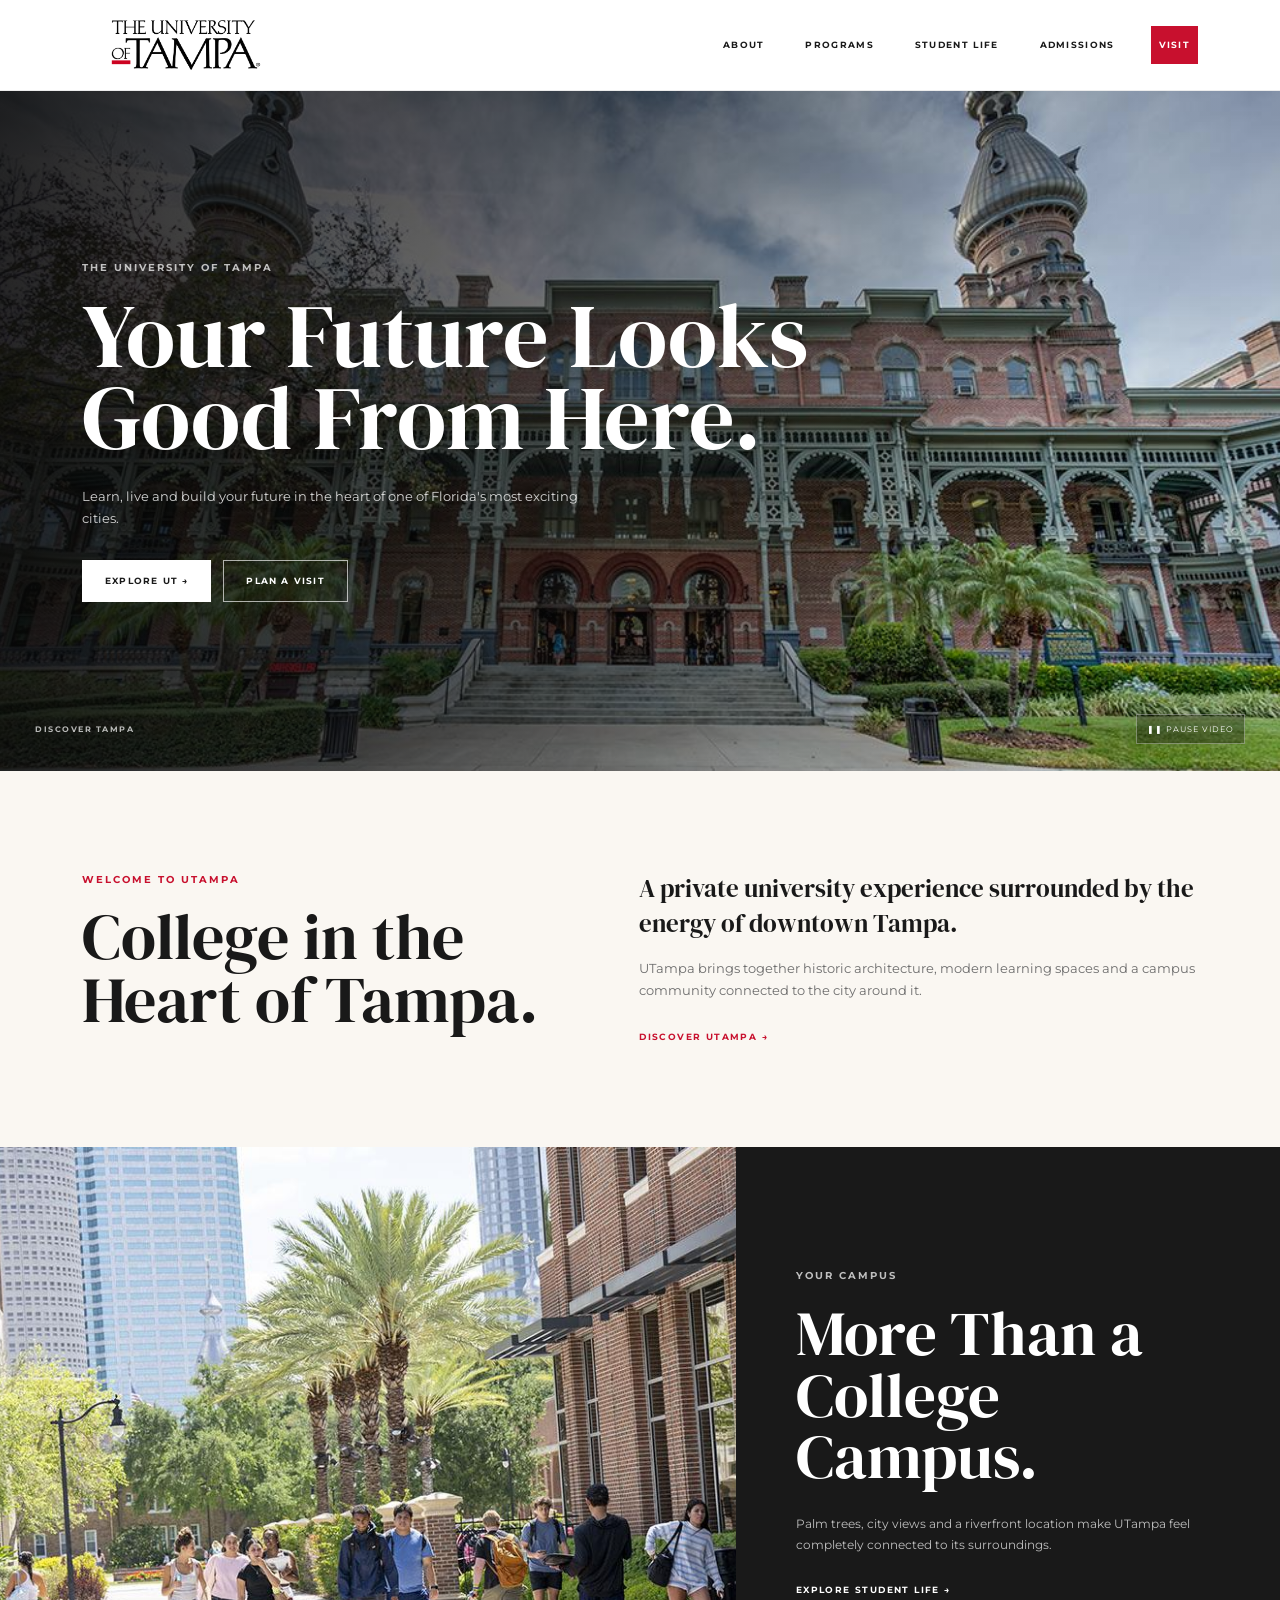
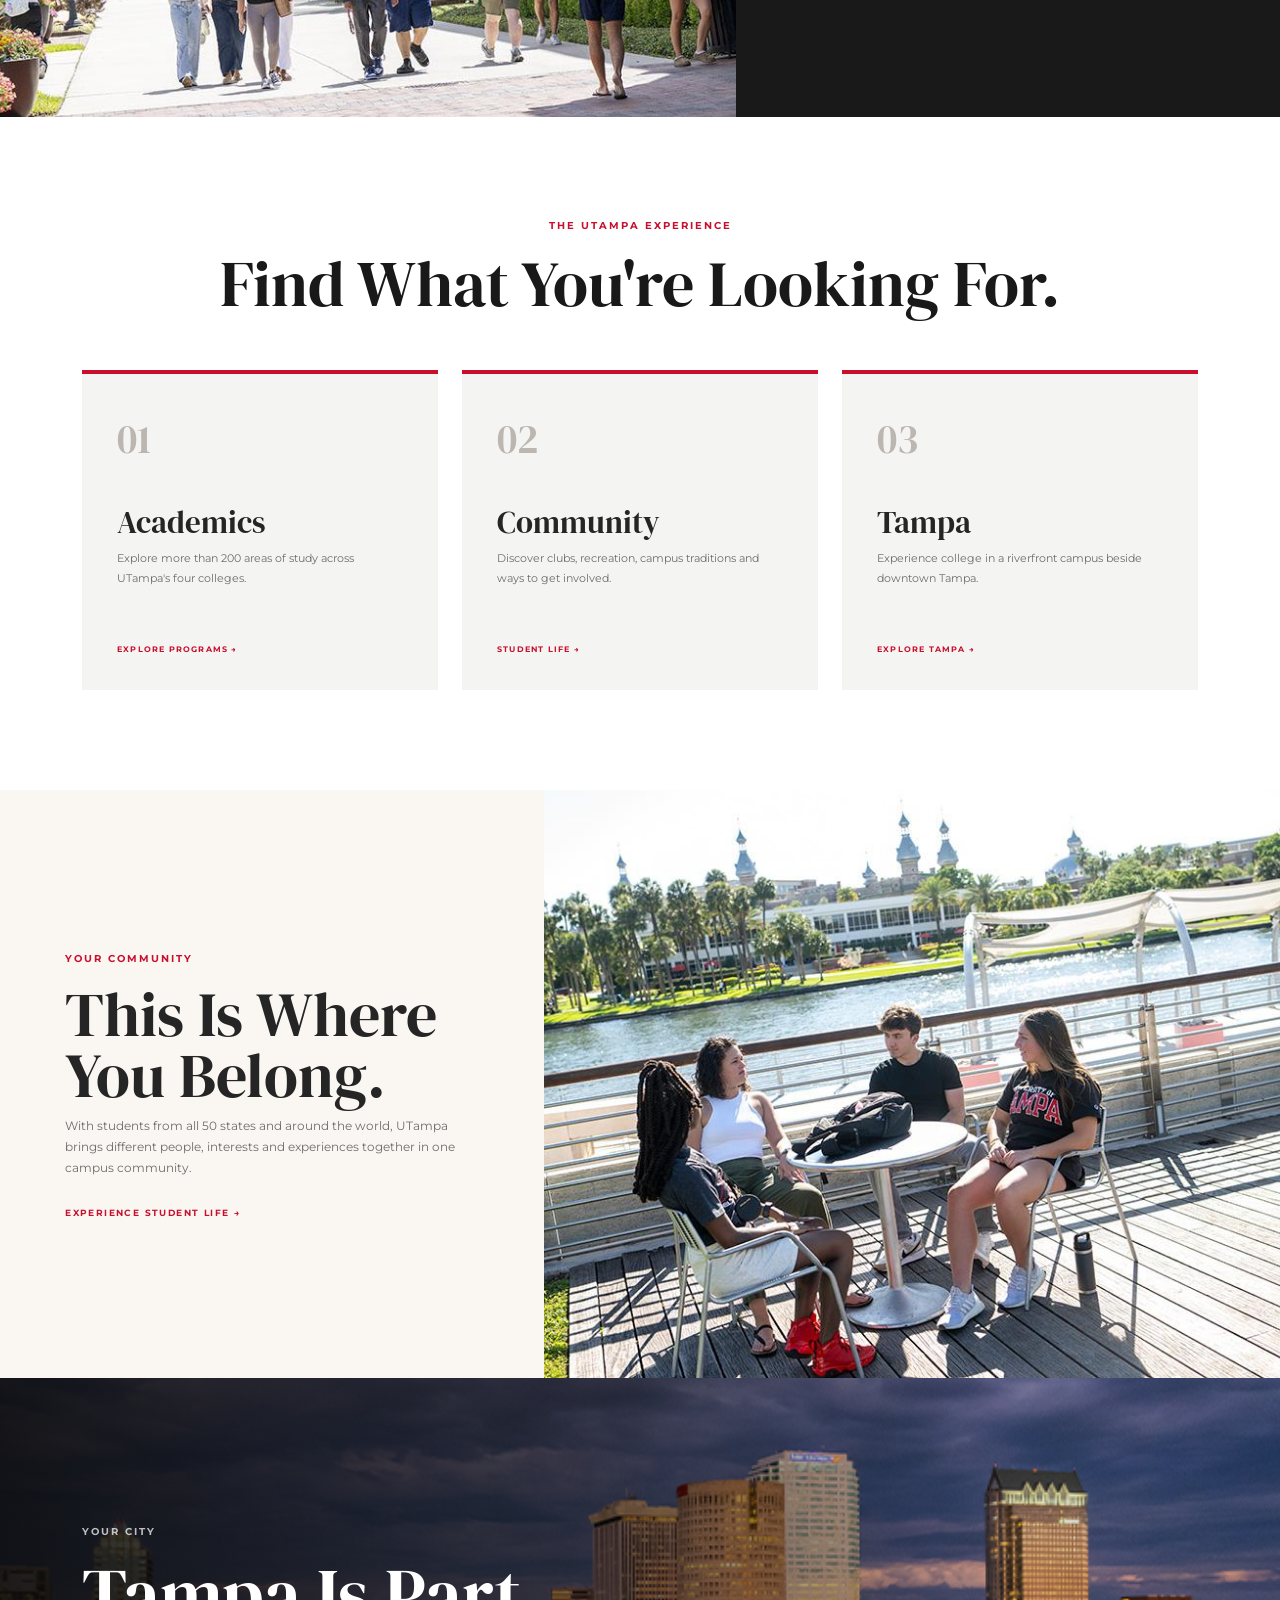
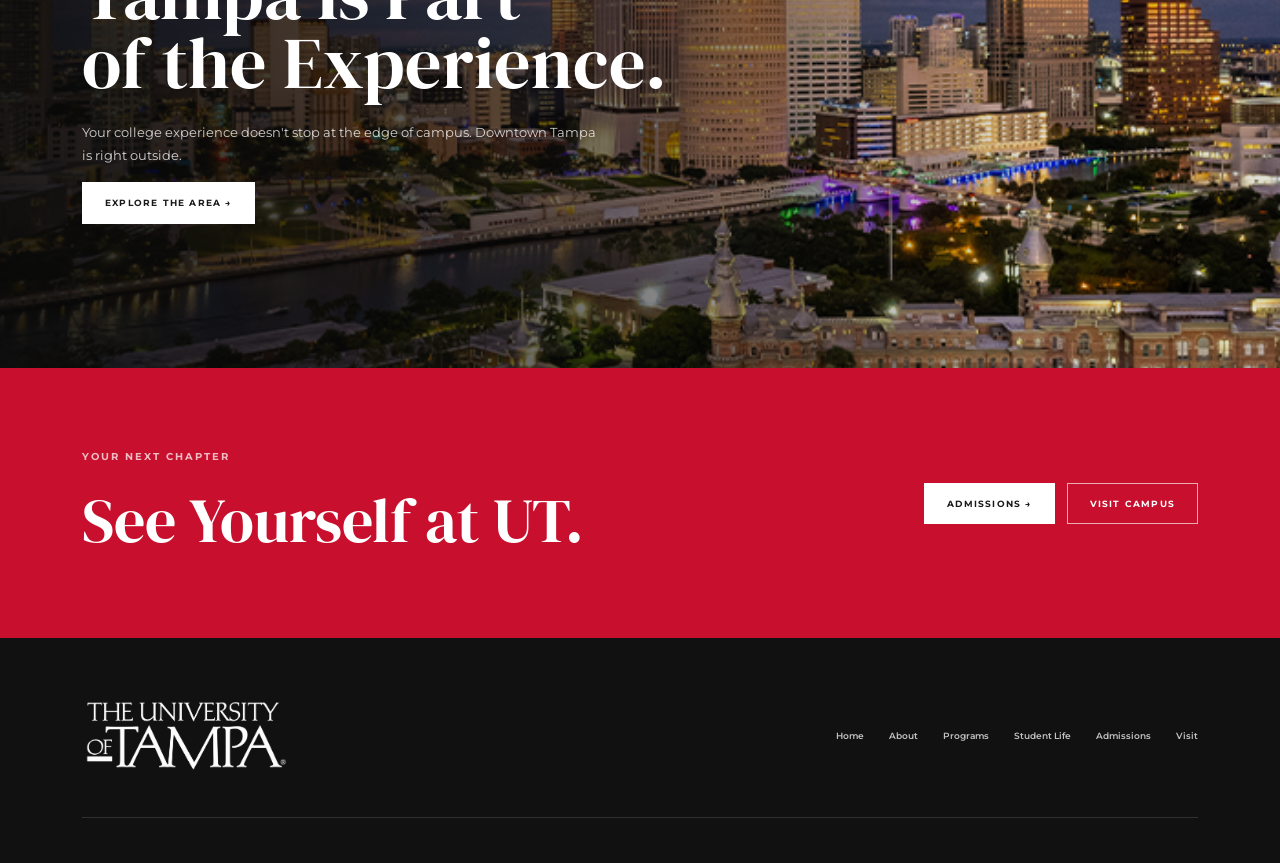
<file: index.html>
<!doctype html>
<html lang="en">

<head>
    <meta charset="utf-8">
    <meta name="viewport" content="width=device-width, initial-scale=1">

    <title>The University of Tampa | Find Your Future</title>

    <link rel="preconnect" href="https://fonts.googleapis.com">
    <link rel="preconnect" href="https://fonts.gstatic.com" crossorigin>

    <link
        href="https://fonts.googleapis.com/css2?family=DM+Serif+Display&family=Montserrat:wght@400;500;600;700&display=swap"
        rel="stylesheet">

    <link
        href="https://cdn.jsdelivr.net/npm/bootstrap@5.3.8/dist/css/bootstrap.min.css"
        rel="stylesheet">

    <link rel="stylesheet" href="style.css">
</head>

<body>

    <!-- NAV -->
    <nav class="navbar navbar-expand-lg ut-navbar">
        <div class="container">

            <a class="navbar-brand" href="index.html">
                <img src="ut-logo.png"
                     alt="The University of Tampa"
                     class="ut-logo">
            </a>

            <button class="navbar-toggler"
                    type="button"
                    data-bs-toggle="collapse"
                    data-bs-target="#mainNav"
                    aria-controls="mainNav"
                    aria-expanded="false"
                    aria-label="Toggle navigation">
                <span class="navbar-toggler-icon"></span>
            </button>

            <div class="collapse navbar-collapse" id="mainNav">

                <ul class="navbar-nav ms-auto align-items-lg-center">

                    <li class="nav-item">
                        <a class="nav-link" href="about.html">ABOUT</a>
                    </li>

                    <li class="nav-item">
                        <a class="nav-link" href="programs.html">PROGRAMS</a>
                    </li>

                    <li class="nav-item">
                        <a class="nav-link" href="student-life.html">STUDENT LIFE</a>
                    </li>

                    <li class="nav-item">
                        <a class="nav-link" href="admissions.html">ADMISSIONS</a>
                    </li>

                    <li class="nav-item">
                        <a class="nav-link visit-nav" href="visit.html">VISIT</a>
                    </li>

                </ul>
            </div>
        </div>
    </nav>


    <main>

        <!-- VIDEO HERO -->
        <section class="home-hero">

            <video class="hero-video"
                   id="heroVideo"
                   autoplay
                   muted
                   loop
                   playsinline
                   poster="tampa-hero.jpg">

                <source src="ut-hero.mp4" type="video/mp4">

            </video>

            <div class="hero-overlay"></div>

            <div class="container hero-content">

                <p class="eyebrow light-eyebrow">
                    THE UNIVERSITY OF TAMPA
                </p>

                <h1>
                    Your Future Looks
                    <br>
                    Good From Here.
                </h1>

                <p class="hero-description">
                    Learn, live and build your future in the heart
                    of one of Florida's most exciting cities.
                </p>

                <div class="hero-actions">

                    <a href="programs.html" class="btn button-light">
                        EXPLORE UT →
                    </a>

                    <a href="visit.html" class="btn button-outline-light">
                        PLAN A VISIT
                    </a>

                </div>
            </div>

            <div class="hero-bottom">

                <span>DISCOVER TAMPA</span>

                <button id="videoControl"
                        class="video-control"
                        type="button"
                        aria-label="Pause background video">

                    <span id="videoIcon">❚❚</span>
                    <span id="videoControlText">PAUSE VIDEO</span>

                </button>

            </div>

        </section>


        <!-- INTRO -->
        <section class="section cream-section">

            <div class="container">

                <div class="two-column reveal">

                    <div>
                        <p class="eyebrow">WELCOME TO UTAMPA</p>

                        <h2 class="section-title">
                            College in the
                            <br>
                            Heart of Tampa.
                        </h2>
                    </div>

                    <div class="large-copy-block">

                        <p class="large-copy">
                            A private university experience surrounded
                            by the energy of downtown Tampa.
                        </p>

                        <p>
                            UTampa brings together historic architecture,
                            modern learning spaces and a campus community
                            connected to the city around it.
                        </p>

                        <a href="about.html" class="text-link">
                            DISCOVER UTAMPA →
                        </a>

                    </div>

                </div>
            </div>
        </section>


        <!-- STUDENT CAMPUS -->
        <section class="split-feature">

            <div class="split-image">
                <img src="students-campus.jpg"
                     alt="Students walking through the University of Tampa campus">
            </div>

            <div class="split-copy dark-copy">

                <p class="eyebrow light-eyebrow">YOUR CAMPUS</p>

                <h2>
                    More Than a
                    <br>
                    College Campus.
                </h2>

                <p>
                    Palm trees, city views and a riverfront location
                    make UTampa feel completely connected to its
                    surroundings.
                </p>

                <a href="student-life.html" class="text-link text-link-light">
                    EXPLORE STUDENT LIFE →
                </a>

            </div>

        </section>


        <!-- EXPERIENCE -->
        <section class="section">

            <div class="container">

                <div class="center-heading reveal">

                    <p class="eyebrow">THE UTAMPA EXPERIENCE</p>

                    <h2 class="section-title">
                        Find What You're Looking For.
                    </h2>

                </div>


                <div class="row g-4 home-card-row">

                    <div class="col-md-4">
                        <article class="home-card reveal">
                            <span>01</span>
                            <h3>Academics</h3>
                            <p>
                                Explore more than 200 areas of study
                                across UTampa's four colleges.
                            </p>
                            <a href="programs.html">EXPLORE PROGRAMS →</a>
                        </article>
                    </div>

                    <div class="col-md-4">
                        <article class="home-card reveal">
                            <span>02</span>
                            <h3>Community</h3>
                            <p>
                                Discover clubs, recreation, campus
                                traditions and ways to get involved.
                            </p>
                            <a href="student-life.html">STUDENT LIFE →</a>
                        </article>
                    </div>

                    <div class="col-md-4">
                        <article class="home-card reveal">
                            <span>03</span>
                            <h3>Tampa</h3>
                            <p>
                                Experience college in a riverfront
                                campus beside downtown Tampa.
                            </p>
                            <a href="visit.html">EXPLORE TAMPA →</a>
                        </article>
                    </div>

                </div>

            </div>
        </section>


        <!-- COMMUNITY -->
        <section class="community-feature">

            <div class="community-copy reveal">

                <p class="eyebrow">YOUR COMMUNITY</p>

                <h2>
                    This Is Where
                    <br>
                    You Belong.
                </h2>

                <p>
                    With students from all 50 states and around the
                    world, UTampa brings different people, interests
                    and experiences together in one campus community.
                </p>

                <a href="student-life.html" class="text-link">
                    EXPERIENCE STUDENT LIFE →
                </a>

            </div>

            <div class="community-image">
                <img src="student-community.jpg"
                     alt="University of Tampa students spending time together">
            </div>

        </section>


        <!-- TAMPA NIGHT -->
        <section class="image-banner">

            <img src="tampa-campus-night.jpg"
                 alt="University of Tampa and downtown Tampa at night">

            <div class="image-banner-overlay"></div>

            <div class="container image-banner-content reveal">

                <p class="eyebrow light-eyebrow">YOUR CITY</p>

                <h2>
                    Tampa Is Part
                    <br>
                    of the Experience.
                </h2>

                <p>
                    Your college experience doesn't stop at the edge
                    of campus. Downtown Tampa is right outside.
                </p>

                <a href="visit.html" class="btn button-light">
                    EXPLORE THE AREA →
                </a>

            </div>

        </section>


        <!-- FINAL CTA -->
        <section class="red-cta">

            <div class="container cta-layout">

                <div>
                    <p class="eyebrow white-eyebrow">YOUR NEXT CHAPTER</p>
                    <h2>See Yourself at UT.</h2>
                </div>

                <div class="cta-buttons">
                    <a href="admissions.html" class="btn button-light">
                        ADMISSIONS →
                    </a>

                    <a href="visit.html" class="btn button-outline-light">
                        VISIT CAMPUS
                    </a>
                </div>

            </div>

        </section>

    </main>


    <footer class="ut-footer">
        <div class="container">

            <div class="footer-main">

                <img src="ut-logo.png"
                     alt="The University of Tampa"
                     class="footer-logo">

                <div class="footer-links">
                    <a href="index.html">Home</a>
                    <a href="about.html">About</a>
                    <a href="programs.html">Programs</a>
                    <a href="student-life.html">Student Life</a>
                    <a href="admissions.html">Admissions</a>
                    <a href="visit.html">Visit</a>
                </div>

            </div>

            <div class="footer-bottom">
                
            </div>

        </div>
    </footer>


    <script src="https://cdn.jsdelivr.net/npm/bootstrap@5.3.8/dist/js/bootstrap.bundle.min.js"></script>
    <script src="script.js"></script>

</body>
</html>
</file>
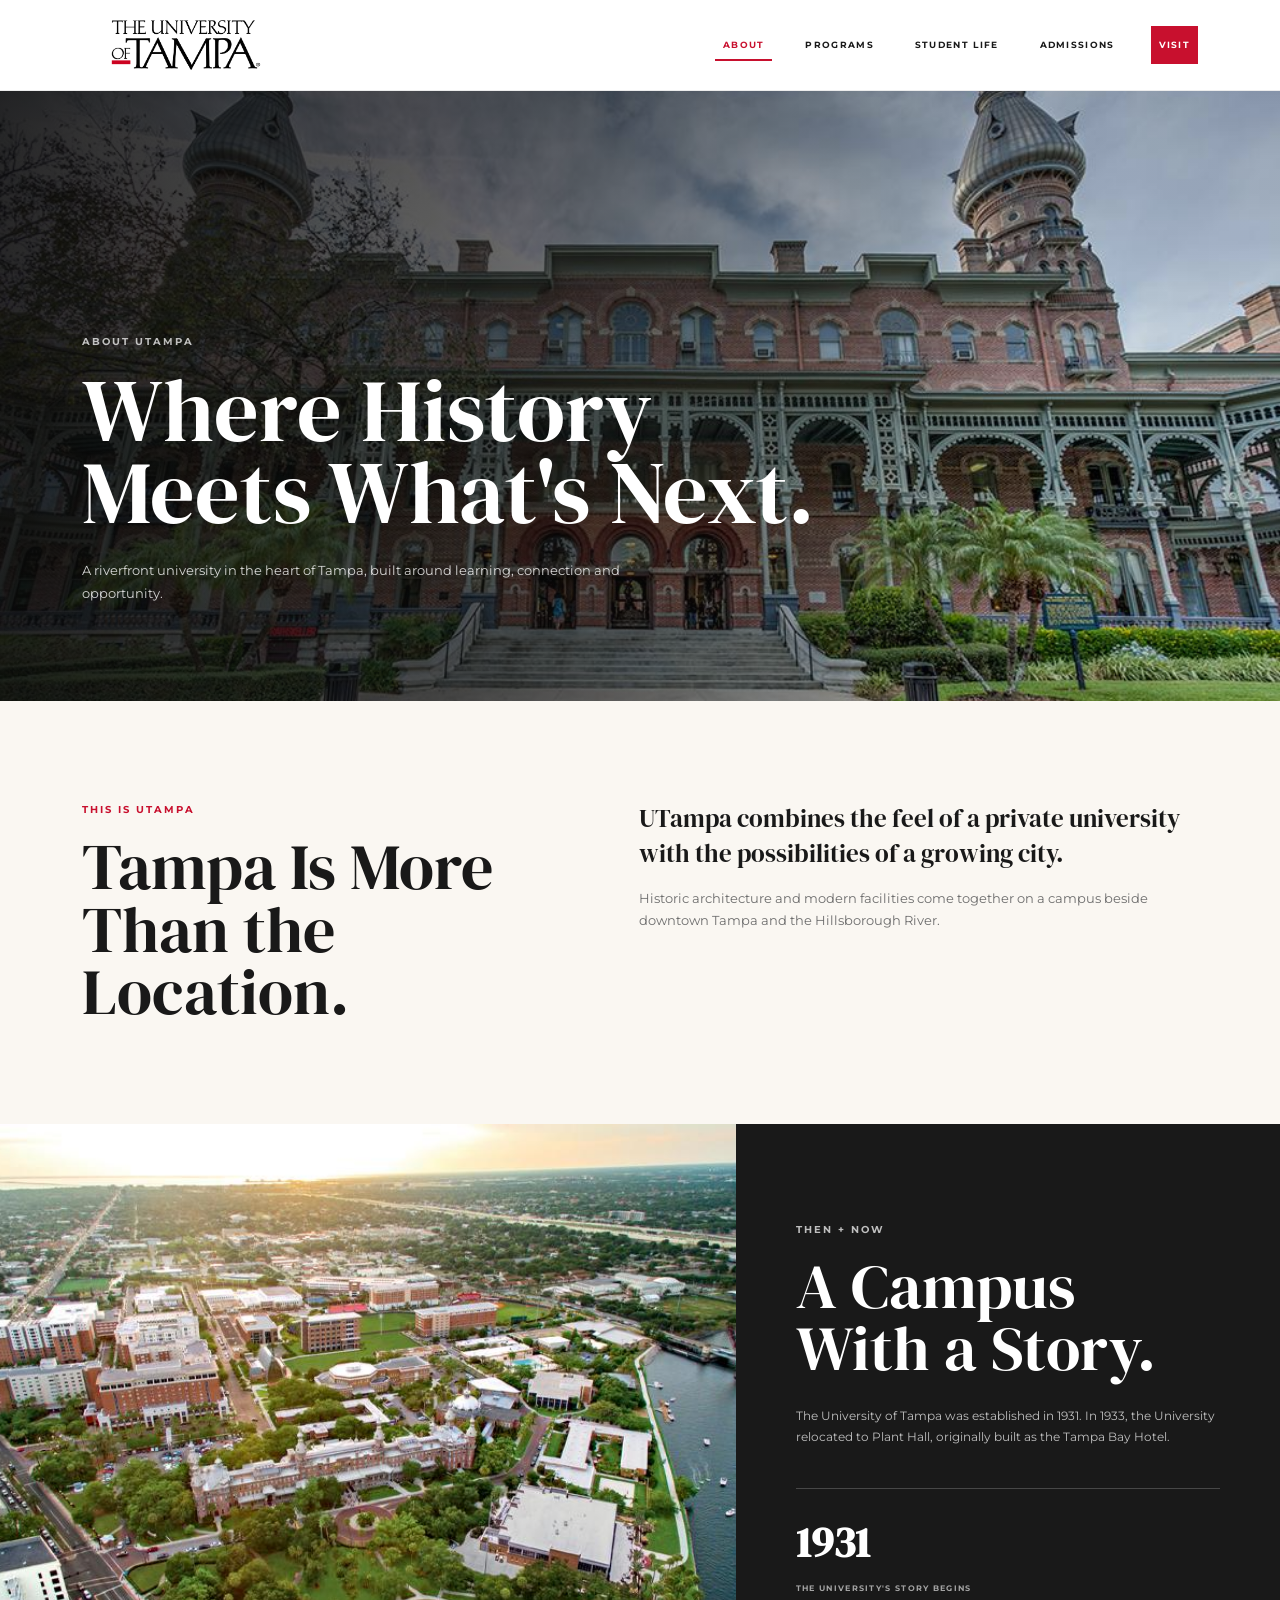
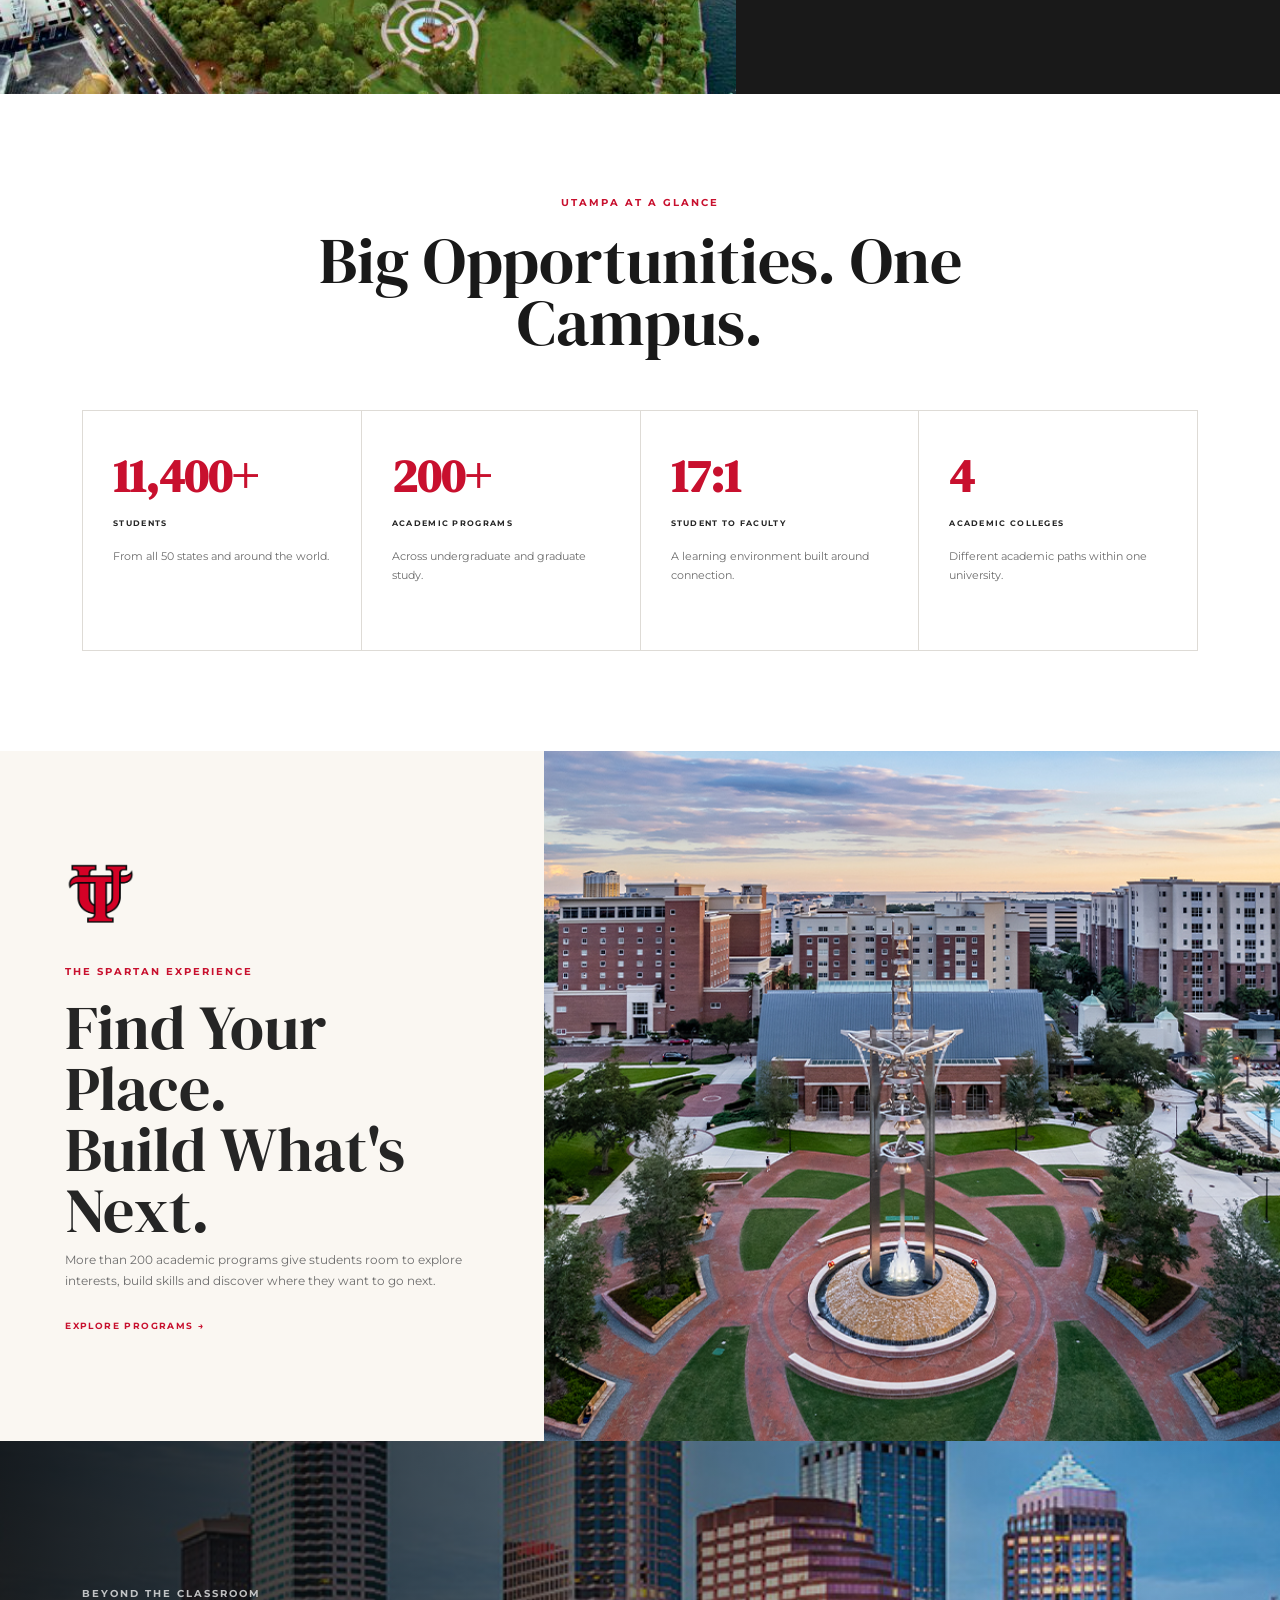
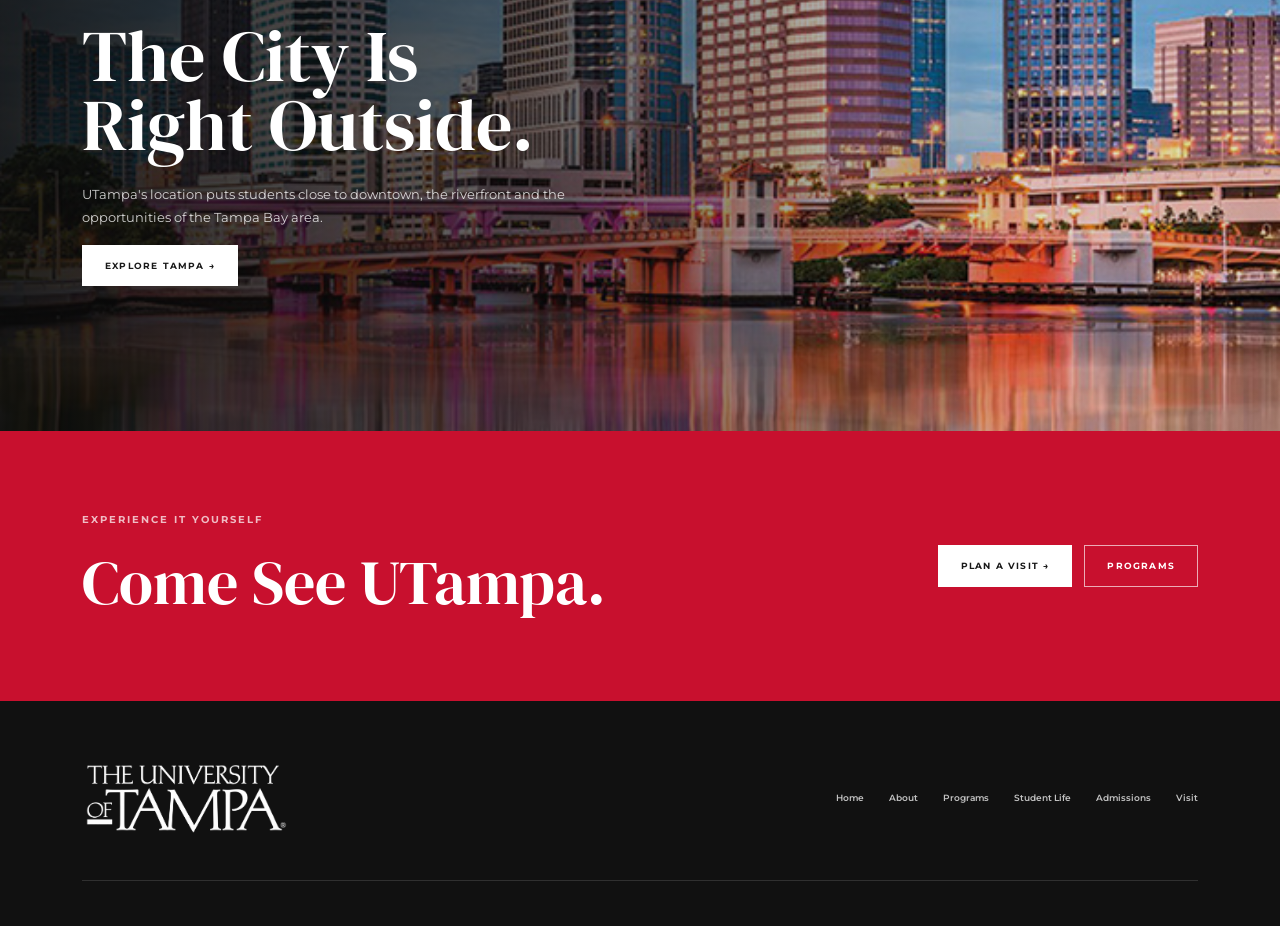
<file: about.html>
<!doctype html>
<html lang="en">

<head>
    <meta charset="utf-8">
    <meta name="viewport" content="width=device-width, initial-scale=1">

    <title>About | The University of Tampa</title>

    <link rel="preconnect" href="https://fonts.googleapis.com">
    <link rel="preconnect" href="https://fonts.gstatic.com" crossorigin>

    <link
        href="https://fonts.googleapis.com/css2?family=DM+Serif+Display&family=Montserrat:wght@400;500;600;700&display=swap"
        rel="stylesheet">

    <link
        href="https://cdn.jsdelivr.net/npm/bootstrap@5.3.8/dist/css/bootstrap.min.css"
        rel="stylesheet">

    <link rel="stylesheet" href="style.css">
</head>

<body>

    <nav class="navbar navbar-expand-lg ut-navbar">
        <div class="container">

            <a class="navbar-brand" href="index.html">
                <img src="ut-logo.png"
                     alt="The University of Tampa"
                     class="ut-logo">
            </a>

            <button class="navbar-toggler"
                    type="button"
                    data-bs-toggle="collapse"
                    data-bs-target="#mainNav">
                <span class="navbar-toggler-icon"></span>
            </button>

            <div class="collapse navbar-collapse" id="mainNav">

                <ul class="navbar-nav ms-auto align-items-lg-center">

                    <li class="nav-item">
                        <a class="nav-link active-page" href="about.html">ABOUT</a>
                    </li>

                    <li class="nav-item">
                        <a class="nav-link" href="programs.html">PROGRAMS</a>
                    </li>

                    <li class="nav-item">
                        <a class="nav-link" href="student-life.html">STUDENT LIFE</a>
                    </li>

                    <li class="nav-item">
                        <a class="nav-link" href="admissions.html">ADMISSIONS</a>
                    </li>

                    <li class="nav-item">
                        <a class="nav-link visit-nav" href="visit.html">VISIT</a>
                    </li>

                </ul>

            </div>
        </div>
    </nav>


    <main>

        <!-- HERO -->
        <section class="page-image-hero">

            <img src="tampa-hero.jpg"
                 alt="Historic Plant Hall at the University of Tampa">

            <div class="page-hero-overlay"></div>

            <div class="container page-hero-content">

                <p class="eyebrow light-eyebrow">ABOUT UTAMPA</p>

                <h1>
                    Where History
                    <br>
                    Meets What's Next.
                </h1>

                <p>
                    A riverfront university in the heart of Tampa,
                    built around learning, connection and opportunity.
                </p>

            </div>

        </section>


        <!-- INTRO -->
        <section class="section cream-section">

            <div class="container">

                <div class="two-column reveal">

                    <div>
                        <p class="eyebrow">THIS IS UTAMPA</p>

                        <h2 class="section-title">
                            Tampa Is More
                            <br>
                            Than the Location.
                        </h2>
                    </div>

                    <div class="large-copy-block">

                        <p class="large-copy">
                            UTampa combines the feel of a private
                            university with the possibilities of a
                            growing city.
                        </p>

                        <p>
                            Historic architecture and modern facilities
                            come together on a campus beside downtown
                            Tampa and the Hillsborough River.
                        </p>

                    </div>

                </div>
            </div>
        </section>


        <!-- AERIAL STORY -->
        <section class="split-feature">

            <div class="split-image">
                <img src="campus-aerial.jpg"
                     alt="Aerial view of the University of Tampa">
            </div>

            <div class="split-copy dark-copy">

                <p class="eyebrow light-eyebrow">THEN + NOW</p>

                <h2>
                    A Campus
                    <br>
                    With a Story.
                </h2>

                <p>
                    The University of Tampa was established in 1931.
                    In 1933, the University relocated to Plant Hall,
                    originally built as the Tampa Bay Hotel.
                </p>

                <div class="feature-stat">
                    <strong>1931</strong>
                    <span>THE UNIVERSITY'S STORY BEGINS</span>
                </div>

            </div>

        </section>


        <!-- FACTS -->
        <section class="section">

            <div class="container">

                <div class="center-heading reveal">

                    <p class="eyebrow">UTAMPA AT A GLANCE</p>

                    <h2 class="section-title">
                        Big Opportunities. One Campus.
                    </h2>

                </div>

                <div class="facts-grid">

                    <article class="fact-card reveal">
                        <strong>11,400+</strong>
                        <span>STUDENTS</span>
                        <p>From all 50 states and around the world.</p>
                    </article>

                    <article class="fact-card reveal">
                        <strong>200+</strong>
                        <span>ACADEMIC PROGRAMS</span>
                        <p>Across undergraduate and graduate study.</p>
                    </article>

                    <article class="fact-card reveal">
                        <strong>17:1</strong>
                        <span>STUDENT TO FACULTY</span>
                        <p>A learning environment built around connection.</p>
                    </article>

                    <article class="fact-card reveal">
                        <strong>4</strong>
                        <span>ACADEMIC COLLEGES</span>
                        <p>Different academic paths within one university.</p>
                    </article>

                </div>

            </div>
        </section>


        <!-- FOUNTAIN -->
        <section class="image-text-feature">

            <div class="image-text-copy reveal">

                <img src="ut-mark.png"
                     alt=""
                     class="feature-mark">

                <p class="eyebrow">THE SPARTAN EXPERIENCE</p>

                <h2>
                    Find Your Place.
                    <br>
                    Build What's Next.
                </h2>

                <p>
                    More than 200 academic programs give students
                    room to explore interests, build skills and
                    discover where they want to go next.
                </p>

                <a href="programs.html" class="text-link">
                    EXPLORE PROGRAMS →
                </a>

            </div>

            <div class="image-text-image">
                <img src="campus-fountain.jpg"
                     alt="University of Tampa campus fountain and buildings">
            </div>

        </section>


        <!-- TAMPA -->
        <section class="image-banner">

            <img src="tampa-skyline.jpg"
                 alt="Downtown Tampa skyline">

            <div class="image-banner-overlay"></div>

            <div class="container image-banner-content reveal">

                <p class="eyebrow light-eyebrow">BEYOND THE CLASSROOM</p>

                <h2>
                    The City Is
                    <br>
                    Right Outside.
                </h2>

                <p>
                    UTampa's location puts students close to downtown,
                    the riverfront and the opportunities of the Tampa
                    Bay area.
                </p>

                <a href="visit.html" class="btn button-light">
                    EXPLORE TAMPA →
                </a>

            </div>

        </section>


        <section class="red-cta">

            <div class="container cta-layout">

                <div>
                    <p class="eyebrow white-eyebrow">EXPERIENCE IT YOURSELF</p>
                    <h2>Come See UTampa.</h2>
                </div>

                <div class="cta-buttons">

                    <a href="visit.html" class="btn button-light">
                        PLAN A VISIT →
                    </a>

                    <a href="programs.html" class="btn button-outline-light">
                        PROGRAMS
                    </a>

                </div>

            </div>

        </section>

    </main>


    <footer class="ut-footer">
        <div class="container">

            <div class="footer-main">

                <img src="ut-logo.png"
                     alt="The University of Tampa"
                     class="footer-logo">

                <div class="footer-links">
                    <a href="index.html">Home</a>
                    <a href="about.html">About</a>
                    <a href="programs.html">Programs</a>
                    <a href="student-life.html">Student Life</a>
                    <a href="admissions.html">Admissions</a>
                    <a href="visit.html">Visit</a>
                </div>

            </div>

            <div class="footer-bottom">
                
            </div>

        </div>
    </footer>


    <script src="https://cdn.jsdelivr.net/npm/bootstrap@5.3.8/dist/js/bootstrap.bundle.min.js"></script>
    <script src="script.js"></script>

</body>
</html>
</file>
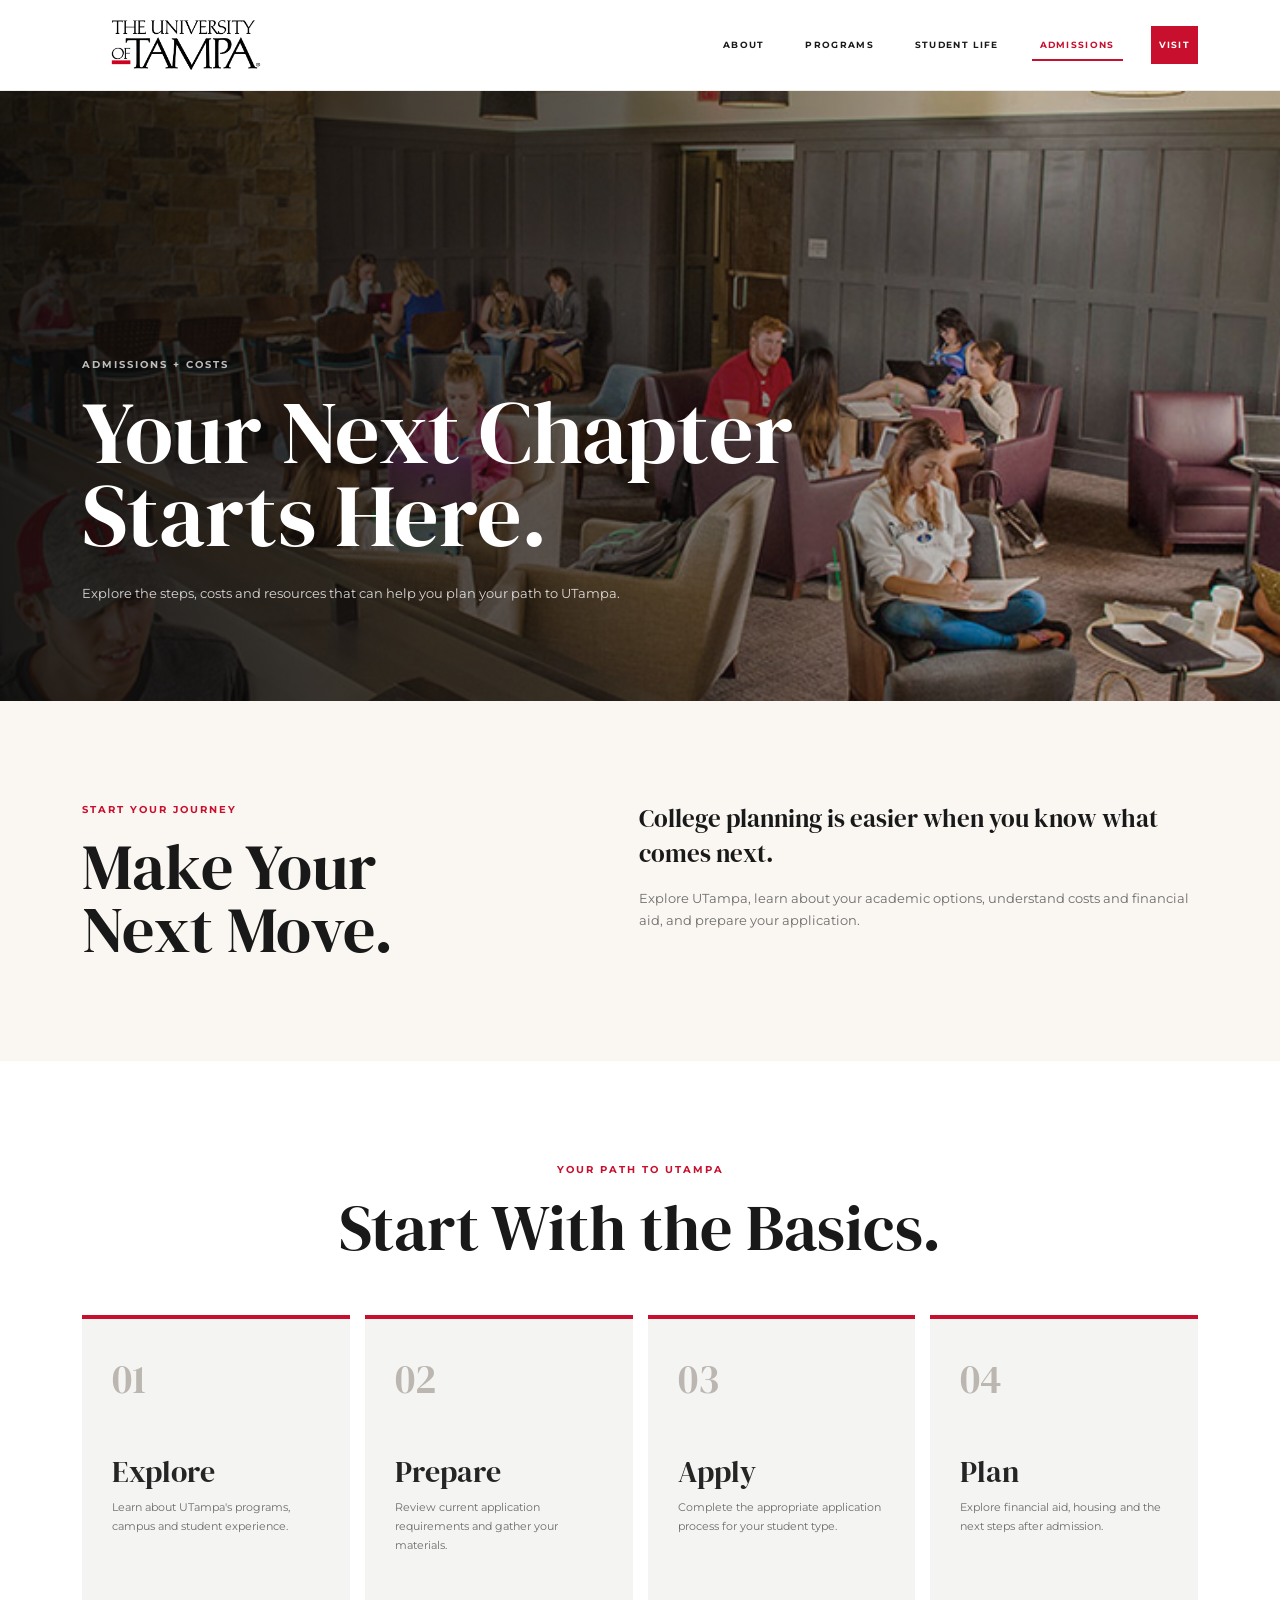
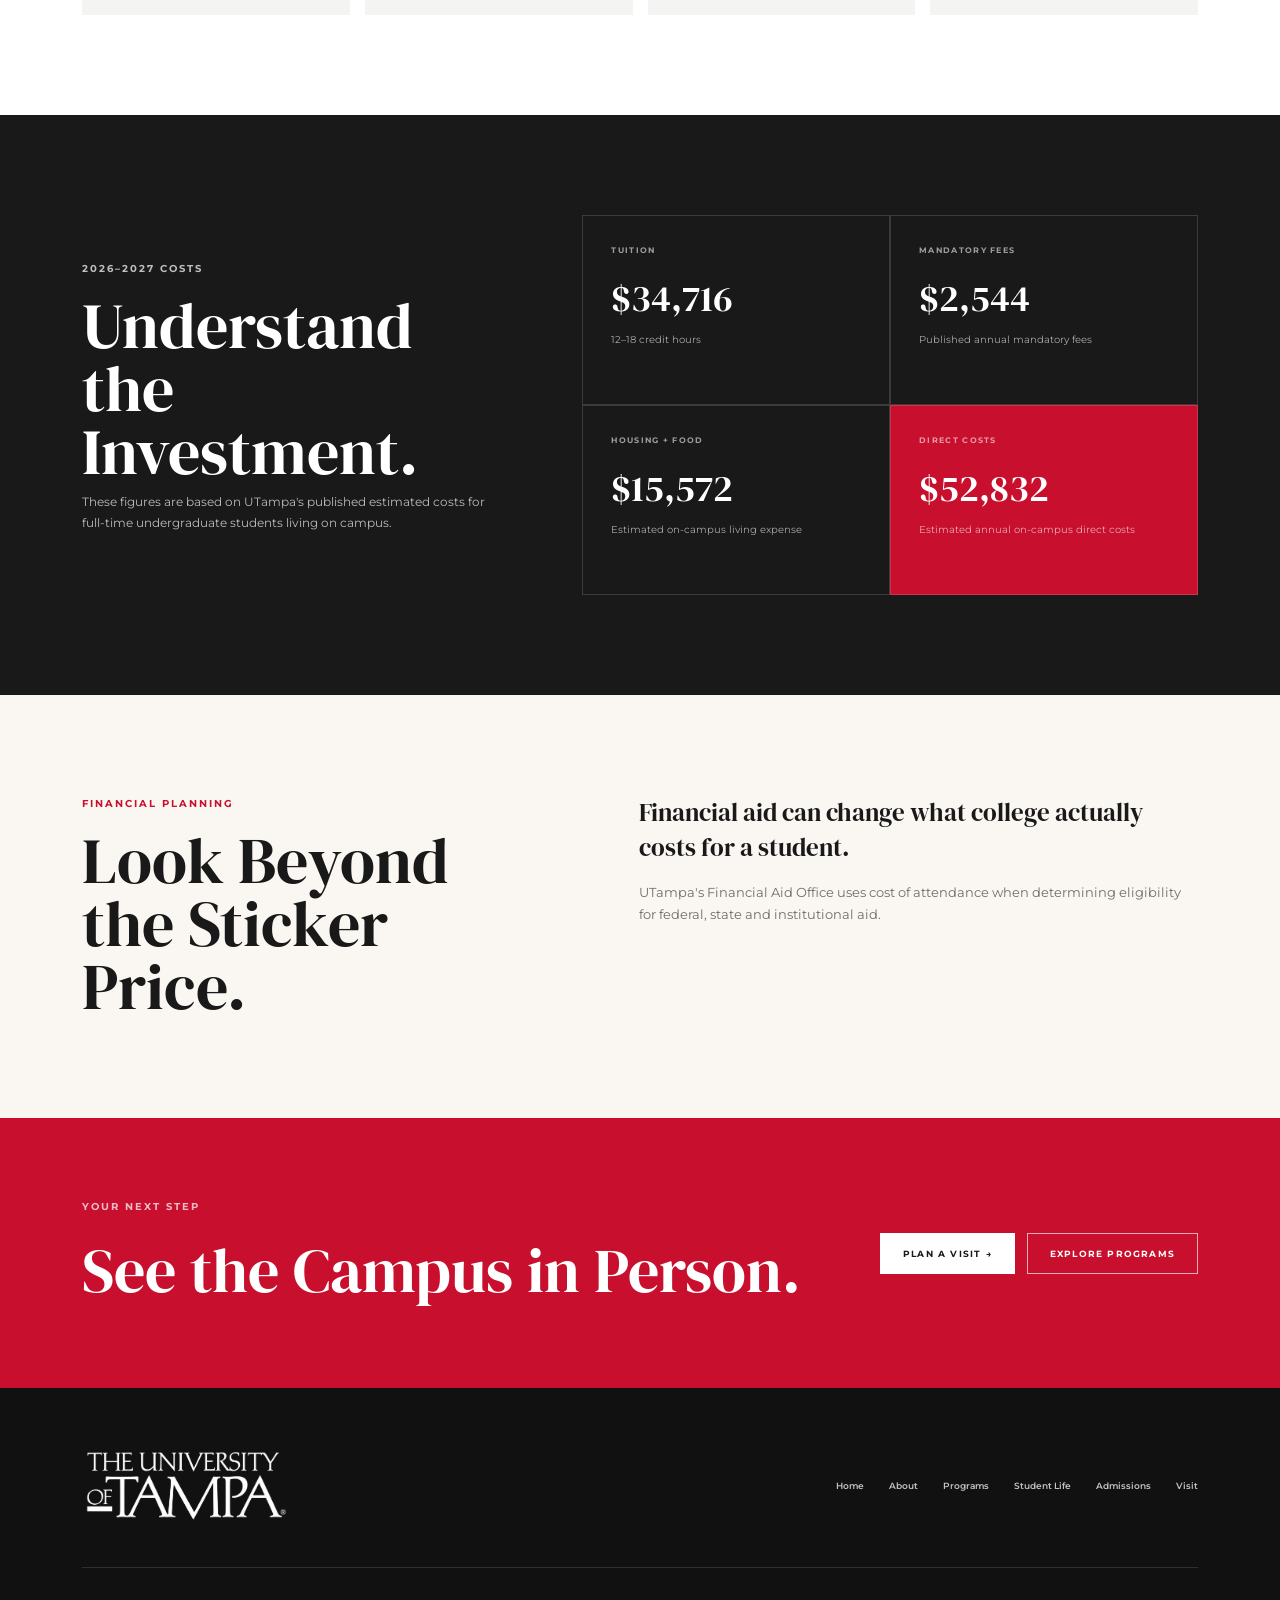
<file: admissions.html>
<!doctype html>
<html lang="en">

<head>
    <meta charset="utf-8">
    <meta name="viewport" content="width=device-width, initial-scale=1">

    <title>Admissions & Costs | The University of Tampa</title>

    <link rel="preconnect" href="https://fonts.googleapis.com">
    <link rel="preconnect" href="https://fonts.gstatic.com" crossorigin>

    <link
        href="https://fonts.googleapis.com/css2?family=DM+Serif+Display&family=Montserrat:wght@400;500;600;700&display=swap"
        rel="stylesheet">

    <link
        href="https://cdn.jsdelivr.net/npm/bootstrap@5.3.8/dist/css/bootstrap.min.css"
        rel="stylesheet">

    <link rel="stylesheet" href="style.css">
</head>

<body>

    <nav class="navbar navbar-expand-lg ut-navbar">
        <div class="container">

            <a class="navbar-brand" href="index.html">
                <img src="ut-logo.png"
                     alt="The University of Tampa"
                     class="ut-logo">
            </a>

            <button class="navbar-toggler"
                    type="button"
                    data-bs-toggle="collapse"
                    data-bs-target="#mainNav">
                <span class="navbar-toggler-icon"></span>
            </button>

            <div class="collapse navbar-collapse" id="mainNav">

                <ul class="navbar-nav ms-auto align-items-lg-center">

                    <li class="nav-item">
                        <a class="nav-link" href="about.html">ABOUT</a>
                    </li>

                    <li class="nav-item">
                        <a class="nav-link" href="programs.html">PROGRAMS</a>
                    </li>

                    <li class="nav-item">
                        <a class="nav-link" href="student-life.html">STUDENT LIFE</a>
                    </li>

                    <li class="nav-item">
                        <a class="nav-link active-page" href="admissions.html">ADMISSIONS</a>
                    </li>

                    <li class="nav-item">
                        <a class="nav-link visit-nav" href="visit.html">VISIT</a>
                    </li>

                </ul>

            </div>
        </div>
    </nav>


    <main>

        <!-- HERO -->
        <section class="page-image-hero">

            <img src="student-lounge.jpg"
                 alt="University of Tampa students studying">

            <div class="page-hero-overlay"></div>

            <div class="container page-hero-content">

                <p class="eyebrow light-eyebrow">ADMISSIONS + COSTS</p>

                <h1>
                    Your Next Chapter
                    <br>
                    Starts Here.
                </h1>

                <p>
                    Explore the steps, costs and resources
                    that can help you plan your path to UTampa.
                </p>

            </div>

        </section>


        <!-- INTRO -->
        <section class="section cream-section">

            <div class="container">

                <div class="two-column reveal">

                    <div>
                        <p class="eyebrow">START YOUR JOURNEY</p>

                        <h2 class="section-title">
                            Make Your
                            <br>
                            Next Move.
                        </h2>
                    </div>

                    <div class="large-copy-block">

                        <p class="large-copy">
                            College planning is easier when you know
                            what comes next.
                        </p>

                        <p>
                            Explore UTampa, learn about your academic
                            options, understand costs and financial aid,
                            and prepare your application.
                        </p>

                    </div>

                </div>

            </div>
        </section>


        <!-- STEPS -->
        <section class="section">

            <div class="container">

                <div class="center-heading reveal">

                    <p class="eyebrow">YOUR PATH TO UTAMPA</p>

                    <h2 class="section-title">
                        Start With the Basics.
                    </h2>

                </div>


                <div class="admission-steps">

                    <article class="step-card reveal">
                        <span>01</span>
                        <h3>Explore</h3>
                        <p>
                            Learn about UTampa's programs,
                            campus and student experience.
                        </p>
                    </article>

                    <article class="step-card reveal">
                        <span>02</span>
                        <h3>Prepare</h3>
                        <p>
                            Review current application requirements
                            and gather your materials.
                        </p>
                    </article>

                    <article class="step-card reveal">
                        <span>03</span>
                        <h3>Apply</h3>
                        <p>
                            Complete the appropriate application
                            process for your student type.
                        </p>
                    </article>

                    <article class="step-card reveal">
                        <span>04</span>
                        <h3>Plan</h3>
                        <p>
                            Explore financial aid, housing and
                            the next steps after admission.
                        </p>
                    </article>

                </div>

            </div>
        </section>


        <!-- COST -->
        <section class="cost-section">

            <div class="container">

                <div class="cost-layout">

                    <div class="cost-heading reveal">

                        <p class="eyebrow light-eyebrow">
                            2026–2027 COSTS
                        </p>

                        <h2>
                            Understand
                            <br>
                            the Investment.
                        </h2>

                        <p>
                            These figures are based on UTampa's
                            published estimated costs for full-time
                            undergraduate students living on campus.
                        </p>

                    </div>


                    <div class="cost-cards">

                        <article>
                            <span>TUITION</span>
                            <strong>$34,716</strong>
                            <p>12–18 credit hours</p>
                        </article>

                        <article>
                            <span>MANDATORY FEES</span>
                            <strong>$2,544</strong>
                            <p>Published annual mandatory fees</p>
                        </article>

                        <article>
                            <span>HOUSING + FOOD</span>
                            <strong>$15,572</strong>
                            <p>Estimated on-campus living expense</p>
                        </article>

                        <article class="cost-highlight">
                            <span>DIRECT COSTS</span>
                            <strong>$52,832</strong>
                            <p>Estimated annual on-campus direct costs</p>
                        </article>

                    </div>

                </div>

            </div>

        </section>


        <!-- AID -->
        <section class="section cream-section">

            <div class="container">

                <div class="two-column">

                    <div class="reveal">

                        <p class="eyebrow">FINANCIAL PLANNING</p>

                        <h2 class="section-title">
                            Look Beyond
                            <br>
                            the Sticker Price.
                        </h2>

                    </div>

                    <div class="large-copy-block">

                        <p class="large-copy">
                            Financial aid can change what college
                            actually costs for a student.
                        </p>

                        <p>
                            UTampa's Financial Aid Office uses cost
                            of attendance when determining eligibility
                            for federal, state and institutional aid.
                        </p>

                    </div>

                </div>

            </div>
        </section>


        <section class="red-cta">

            <div class="container cta-layout">

                <div>
                    <p class="eyebrow white-eyebrow">YOUR NEXT STEP</p>
                    <h2>See the Campus in Person.</h2>
                </div>

                <div class="cta-buttons">

                    <a href="visit.html" class="btn button-light">
                        PLAN A VISIT →
                    </a>

                    <a href="programs.html" class="btn button-outline-light">
                        EXPLORE PROGRAMS
                    </a>

                </div>

            </div>

        </section>

    </main>


    <footer class="ut-footer">
        <div class="container">

            <div class="footer-main">

                <img src="ut-logo.png"
                     alt="The University of Tampa"
                     class="footer-logo">

                <div class="footer-links">
                    <a href="index.html">Home</a>
                    <a href="about.html">About</a>
                    <a href="programs.html">Programs</a>
                    <a href="student-life.html">Student Life</a>
                    <a href="admissions.html">Admissions</a>
                    <a href="visit.html">Visit</a>
                </div>

            </div>

            <div class="footer-bottom">
                
            </div>

        </div>
    </footer>


    <script src="https://cdn.jsdelivr.net/npm/bootstrap@5.3.8/dist/js/bootstrap.bundle.min.js"></script>
    <script src="script.js"></script>

</body>
</html>
</file>
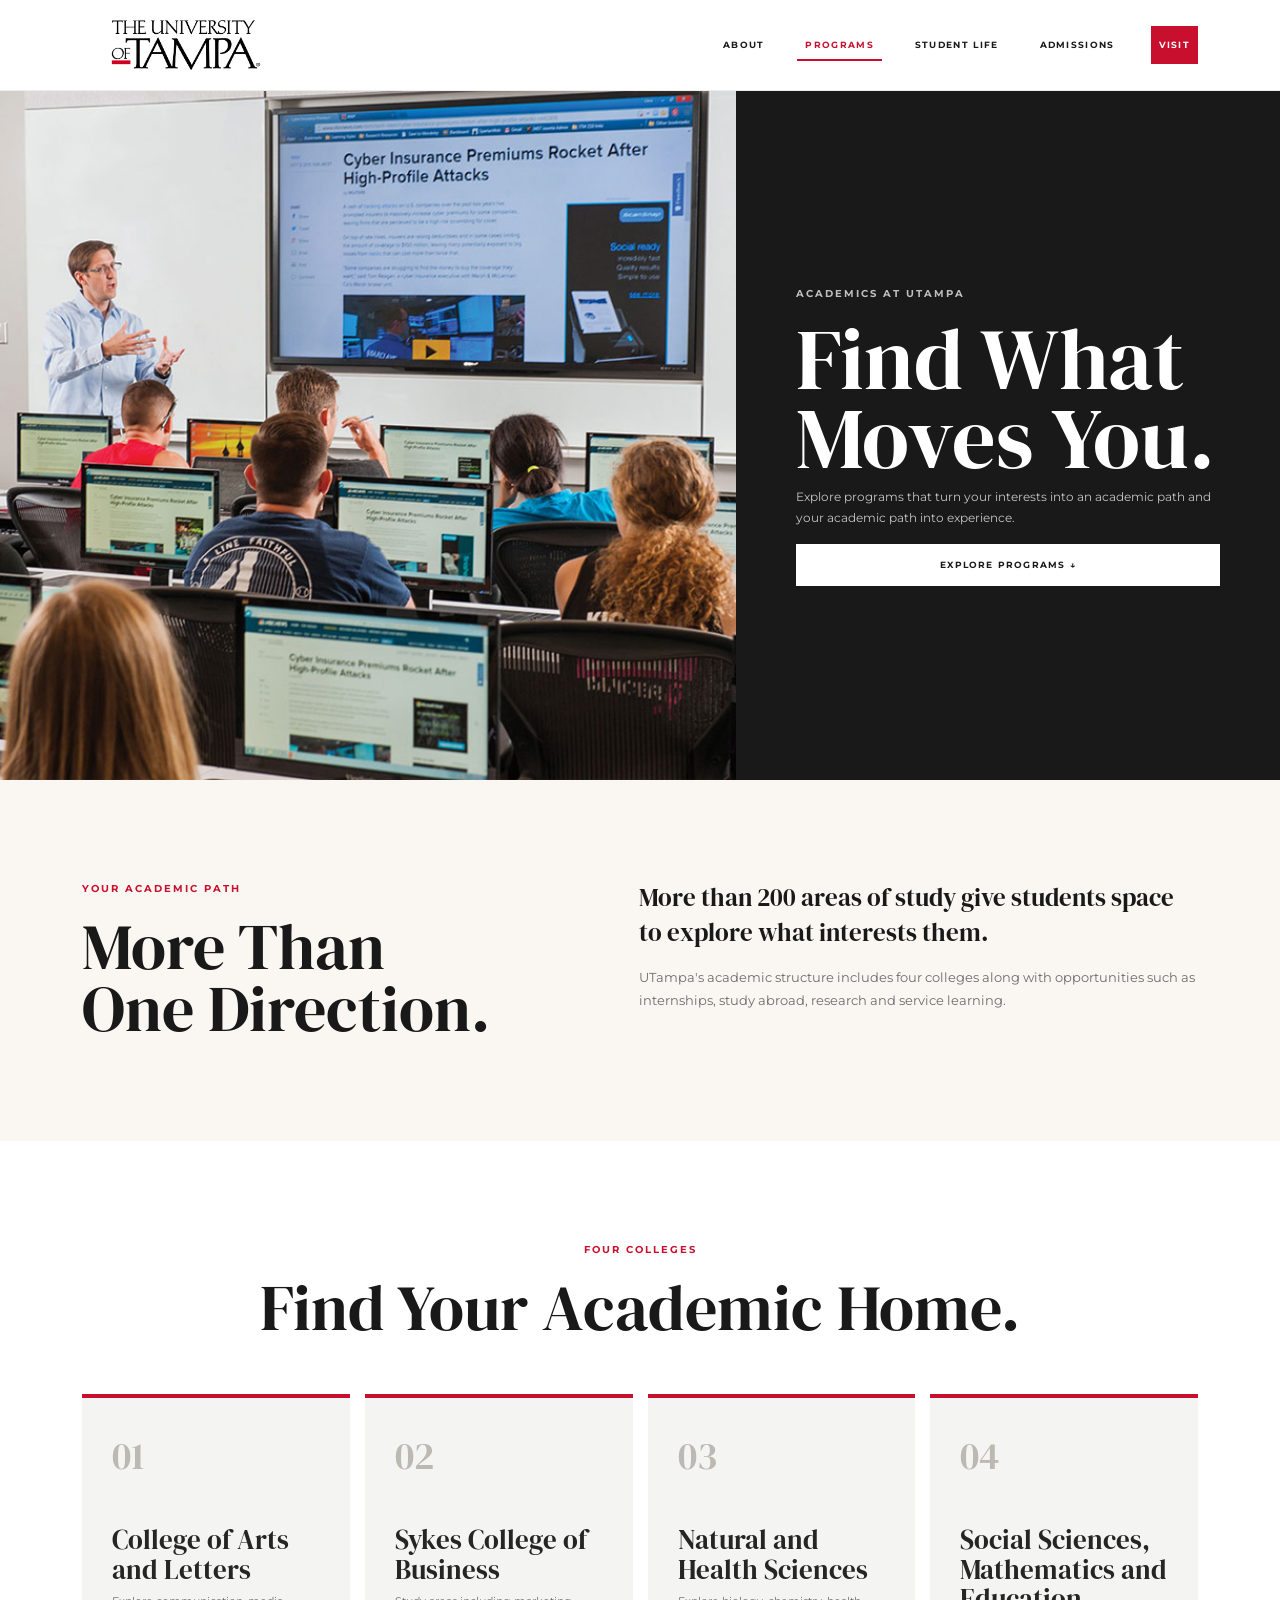
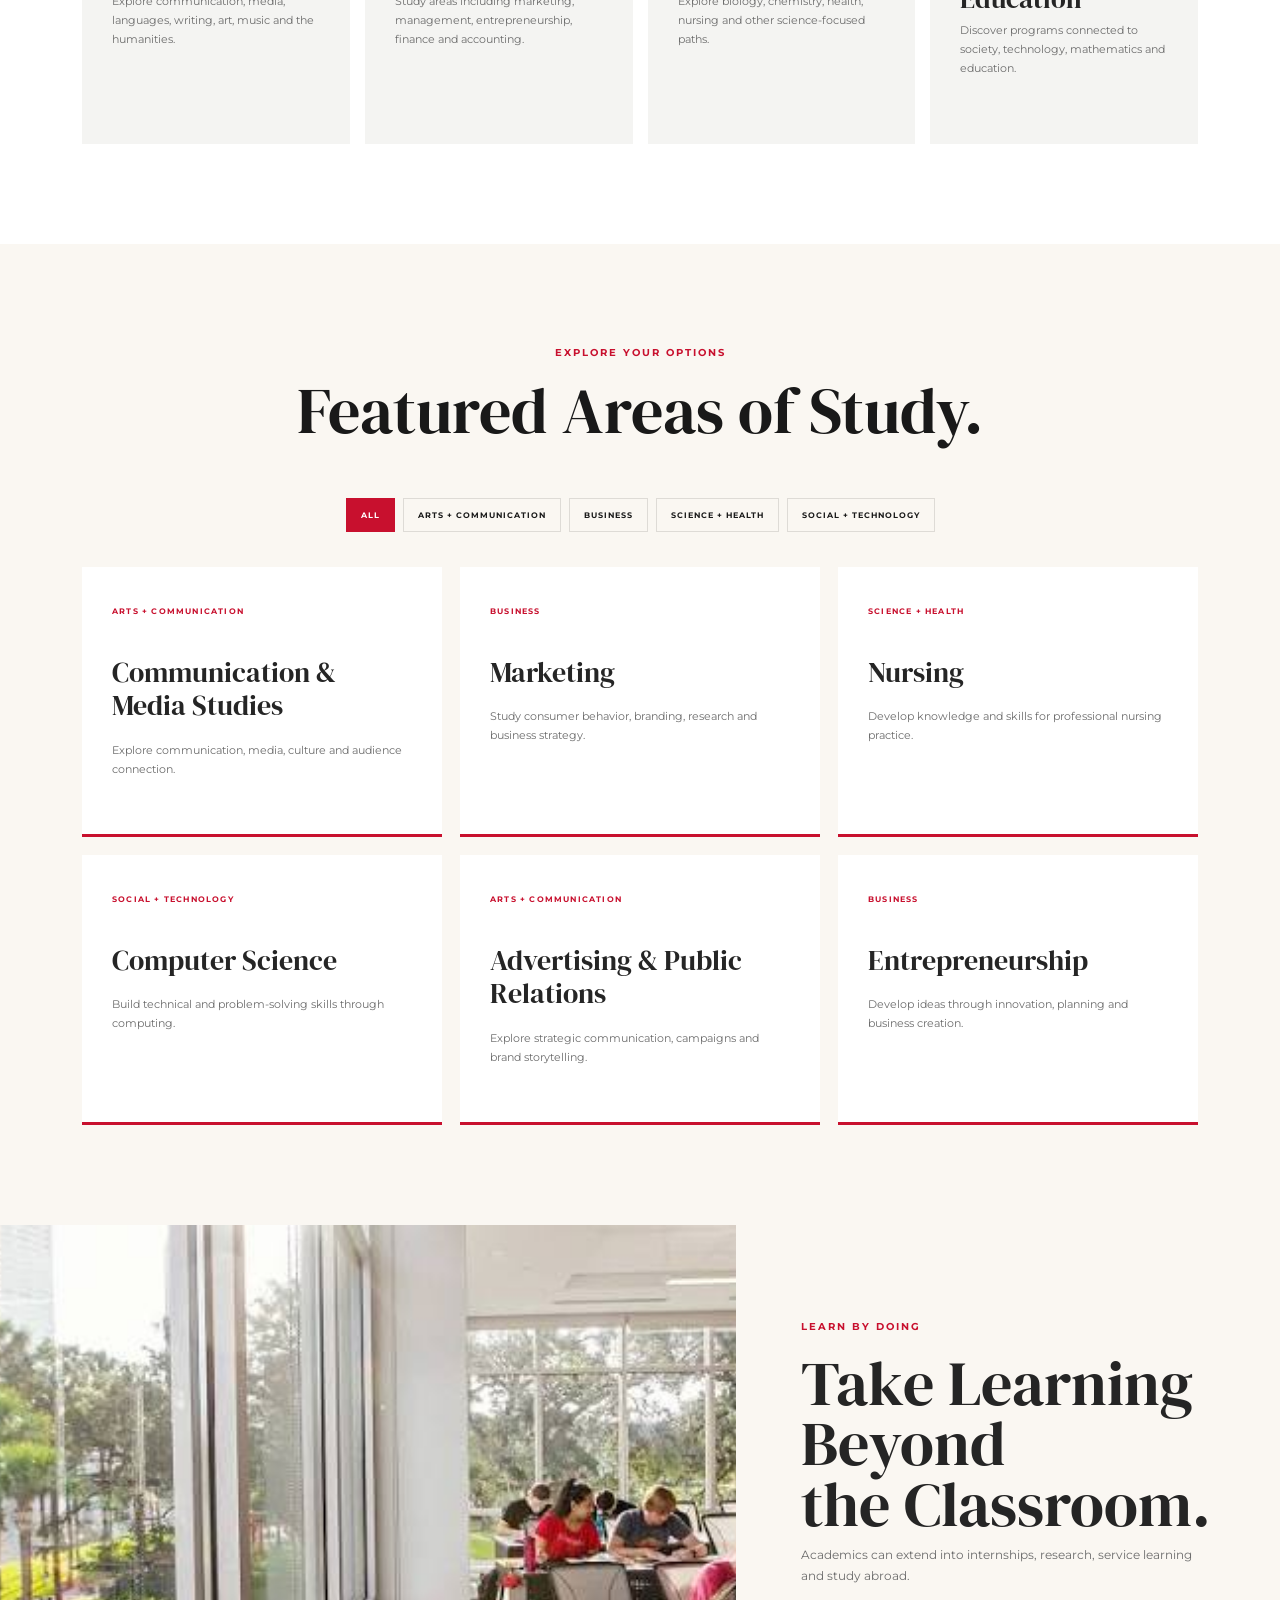
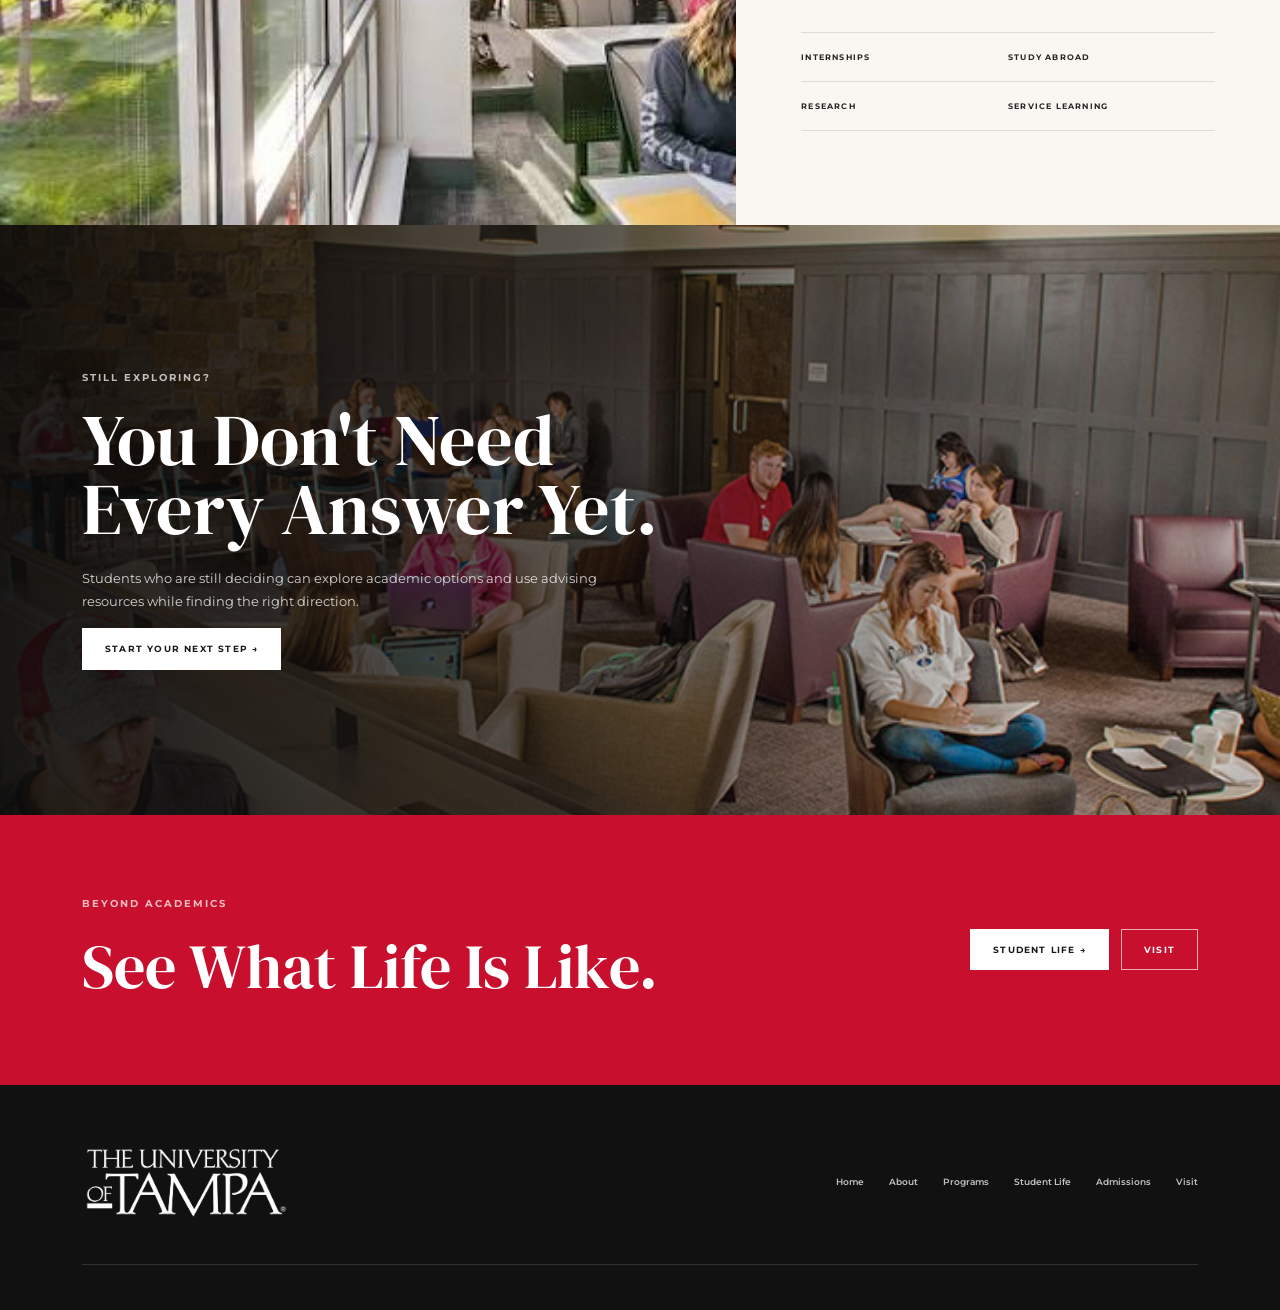
<file: programs.html>
<!doctype html>
<html lang="en">

<head>
    <meta charset="utf-8">
    <meta name="viewport" content="width=device-width, initial-scale=1">

    <title>Programs | The University of Tampa</title>

    <link rel="preconnect" href="https://fonts.googleapis.com">
    <link rel="preconnect" href="https://fonts.gstatic.com" crossorigin>

    <link
        href="https://fonts.googleapis.com/css2?family=DM+Serif+Display&family=Montserrat:wght@400;500;600;700&display=swap"
        rel="stylesheet">

    <link
        href="https://cdn.jsdelivr.net/npm/bootstrap@5.3.8/dist/css/bootstrap.min.css"
        rel="stylesheet">

    <link rel="stylesheet" href="style.css">
</head>

<body>

    <nav class="navbar navbar-expand-lg ut-navbar">
        <div class="container">

            <a class="navbar-brand" href="index.html">
                <img src="ut-logo.png"
                     alt="The University of Tampa"
                     class="ut-logo">
            </a>

            <button class="navbar-toggler"
                    type="button"
                    data-bs-toggle="collapse"
                    data-bs-target="#mainNav">
                <span class="navbar-toggler-icon"></span>
            </button>

            <div class="collapse navbar-collapse" id="mainNav">

                <ul class="navbar-nav ms-auto align-items-lg-center">

                    <li class="nav-item">
                        <a class="nav-link" href="about.html">ABOUT</a>
                    </li>

                    <li class="nav-item">
                        <a class="nav-link active-page" href="programs.html">PROGRAMS</a>
                    </li>

                    <li class="nav-item">
                        <a class="nav-link" href="student-life.html">STUDENT LIFE</a>
                    </li>

                    <li class="nav-item">
                        <a class="nav-link" href="admissions.html">ADMISSIONS</a>
                    </li>

                    <li class="nav-item">
                        <a class="nav-link visit-nav" href="visit.html">VISIT</a>
                    </li>

                </ul>

            </div>
        </div>
    </nav>


    <main>

        <!-- HERO -->
        <section class="program-hero">

            <div class="program-hero-image">
                <img src="academic-class.jpg"
                     alt="University of Tampa students learning in class">
            </div>

            <div class="program-hero-copy">

                <p class="eyebrow light-eyebrow">ACADEMICS AT UTAMPA</p>

                <h1>
                    Find What
                    <br>
                    Moves You.
                </h1>

                <p>
                    Explore programs that turn your interests
                    into an academic path and your academic
                    path into experience.
                </p>

                <a href="#featured-programs" class="btn button-light">
                    EXPLORE PROGRAMS ↓
                </a>

            </div>

        </section>


        <!-- INTRO -->
        <section class="section cream-section">

            <div class="container">

                <div class="two-column reveal">

                    <div>

                        <p class="eyebrow">YOUR ACADEMIC PATH</p>

                        <h2 class="section-title">
                            More Than
                            <br>
                            One Direction.
                        </h2>

                    </div>

                    <div class="large-copy-block">

                        <p class="large-copy">
                            More than 200 areas of study give students
                            space to explore what interests them.
                        </p>

                        <p>
                            UTampa's academic structure includes four
                            colleges along with opportunities such as
                            internships, study abroad, research and
                            service learning.
                        </p>

                    </div>

                </div>

            </div>
        </section>


        <!-- FOUR COLLEGES -->
        <section class="section">

            <div class="container">

                <div class="center-heading reveal">

                    <p class="eyebrow">FOUR COLLEGES</p>

                    <h2 class="section-title">
                        Find Your Academic Home.
                    </h2>

                </div>


                <div class="college-grid">

                    <article class="college-card reveal">
                        <span>01</span>
                        <h3>College of Arts and Letters</h3>
                        <p>
                            Explore communication, media, languages,
                            writing, art, music and the humanities.
                        </p>
                    </article>

                    <article class="college-card reveal">
                        <span>02</span>
                        <h3>Sykes College of Business</h3>
                        <p>
                            Study areas including marketing,
                            management, entrepreneurship, finance
                            and accounting.
                        </p>
                    </article>

                    <article class="college-card reveal">
                        <span>03</span>
                        <h3>Natural and Health Sciences</h3>
                        <p>
                            Explore biology, chemistry, health,
                            nursing and other science-focused paths.
                        </p>
                    </article>

                    <article class="college-card reveal">
                        <span>04</span>
                        <h3>Social Sciences, Mathematics and Education</h3>
                        <p>
                            Discover programs connected to society,
                            technology, mathematics and education.
                        </p>
                    </article>

                </div>

            </div>
        </section>


        <!-- FEATURED PROGRAMS -->
        <section class="section cream-section"
                 id="featured-programs">

            <div class="container">

                <div class="center-heading reveal">

                    <p class="eyebrow">EXPLORE YOUR OPTIONS</p>

                    <h2 class="section-title">
                        Featured Areas of Study.
                    </h2>

                </div>


                <div class="program-filter">

                    <button class="filter-button active"
                            data-filter="all">
                        ALL
                    </button>

                    <button class="filter-button"
                            data-filter="arts">
                        ARTS + COMMUNICATION
                    </button>

                    <button class="filter-button"
                            data-filter="business">
                        BUSINESS
                    </button>

                    <button class="filter-button"
                            data-filter="science">
                        SCIENCE + HEALTH
                    </button>

                    <button class="filter-button"
                            data-filter="social">
                        SOCIAL + TECHNOLOGY
                    </button>

                </div>


                <div class="program-card-grid">

                    <article class="program-card reveal"
                             data-category="arts">
                        <span>ARTS + COMMUNICATION</span>
                        <h3>Communication & Media Studies</h3>
                        <p>
                            Explore communication, media,
                            culture and audience connection.
                        </p>
                    </article>

                    <article class="program-card reveal"
                             data-category="business">
                        <span>BUSINESS</span>
                        <h3>Marketing</h3>
                        <p>
                            Study consumer behavior, branding,
                            research and business strategy.
                        </p>
                    </article>

                    <article class="program-card reveal"
                             data-category="science">
                        <span>SCIENCE + HEALTH</span>
                        <h3>Nursing</h3>
                        <p>
                            Develop knowledge and skills for
                            professional nursing practice.
                        </p>
                    </article>

                    <article class="program-card reveal"
                             data-category="social">
                        <span>SOCIAL + TECHNOLOGY</span>
                        <h3>Computer Science</h3>
                        <p>
                            Build technical and problem-solving
                            skills through computing.
                        </p>
                    </article>

                    <article class="program-card reveal"
                             data-category="arts">
                        <span>ARTS + COMMUNICATION</span>
                        <h3>Advertising & Public Relations</h3>
                        <p>
                            Explore strategic communication,
                            campaigns and brand storytelling.
                        </p>
                    </article>

                    <article class="program-card reveal"
                             data-category="business">
                        <span>BUSINESS</span>
                        <h3>Entrepreneurship</h3>
                        <p>
                            Develop ideas through innovation,
                            planning and business creation.
                        </p>
                    </article>

                </div>

            </div>
        </section>


        <!-- LEARNING EXPERIENCE -->
        <section class="image-text-feature reverse-feature">

            <div class="image-text-image">
                <img src="classroom.jpg"
                     alt="Students studying in a University of Tampa classroom">
            </div>

            <div class="image-text-copy reveal">

                <p class="eyebrow">LEARN BY DOING</p>

                <h2>
                    Take Learning Beyond
                    <br>
                    the Classroom.
                </h2>

                <p>
                    Academics can extend into internships,
                    research, service learning and study abroad.
                </p>

                <div class="simple-list">
                    <span>INTERNSHIPS</span>
                    <span>STUDY ABROAD</span>
                    <span>RESEARCH</span>
                    <span>SERVICE LEARNING</span>
                </div>

            </div>

        </section>


        <!-- STUDY -->
        <section class="image-banner">

            <img src="student-lounge.jpg"
                 alt="University of Tampa students studying together">

            <div class="image-banner-overlay"></div>

            <div class="container image-banner-content reveal">

                <p class="eyebrow light-eyebrow">STILL EXPLORING?</p>

                <h2>
                    You Don't Need
                    <br>
                    Every Answer Yet.
                </h2>

                <p>
                    Students who are still deciding can explore
                    academic options and use advising resources
                    while finding the right direction.
                </p>

                <a href="admissions.html" class="btn button-light">
                    START YOUR NEXT STEP →
                </a>

            </div>

        </section>


        <section class="red-cta">

            <div class="container cta-layout">

                <div>
                    <p class="eyebrow white-eyebrow">BEYOND ACADEMICS</p>
                    <h2>See What Life Is Like.</h2>
                </div>

                <div class="cta-buttons">

                    <a href="student-life.html" class="btn button-light">
                        STUDENT LIFE →
                    </a>

                    <a href="visit.html" class="btn button-outline-light">
                        VISIT
                    </a>

                </div>

            </div>

        </section>

    </main>


    <footer class="ut-footer">
        <div class="container">

            <div class="footer-main">

                <img src="ut-logo.png"
                     alt="The University of Tampa"
                     class="footer-logo">

                <div class="footer-links">
                    <a href="index.html">Home</a>
                    <a href="about.html">About</a>
                    <a href="programs.html">Programs</a>
                    <a href="student-life.html">Student Life</a>
                    <a href="admissions.html">Admissions</a>
                    <a href="visit.html">Visit</a>
                </div>

            </div>

            <div class="footer-bottom">
                
            </div>

        </div>
    </footer>


    <script src="https://cdn.jsdelivr.net/npm/bootstrap@5.3.8/dist/js/bootstrap.bundle.min.js"></script>
    <script src="script.js"></script>

</body>
</html>
</file>
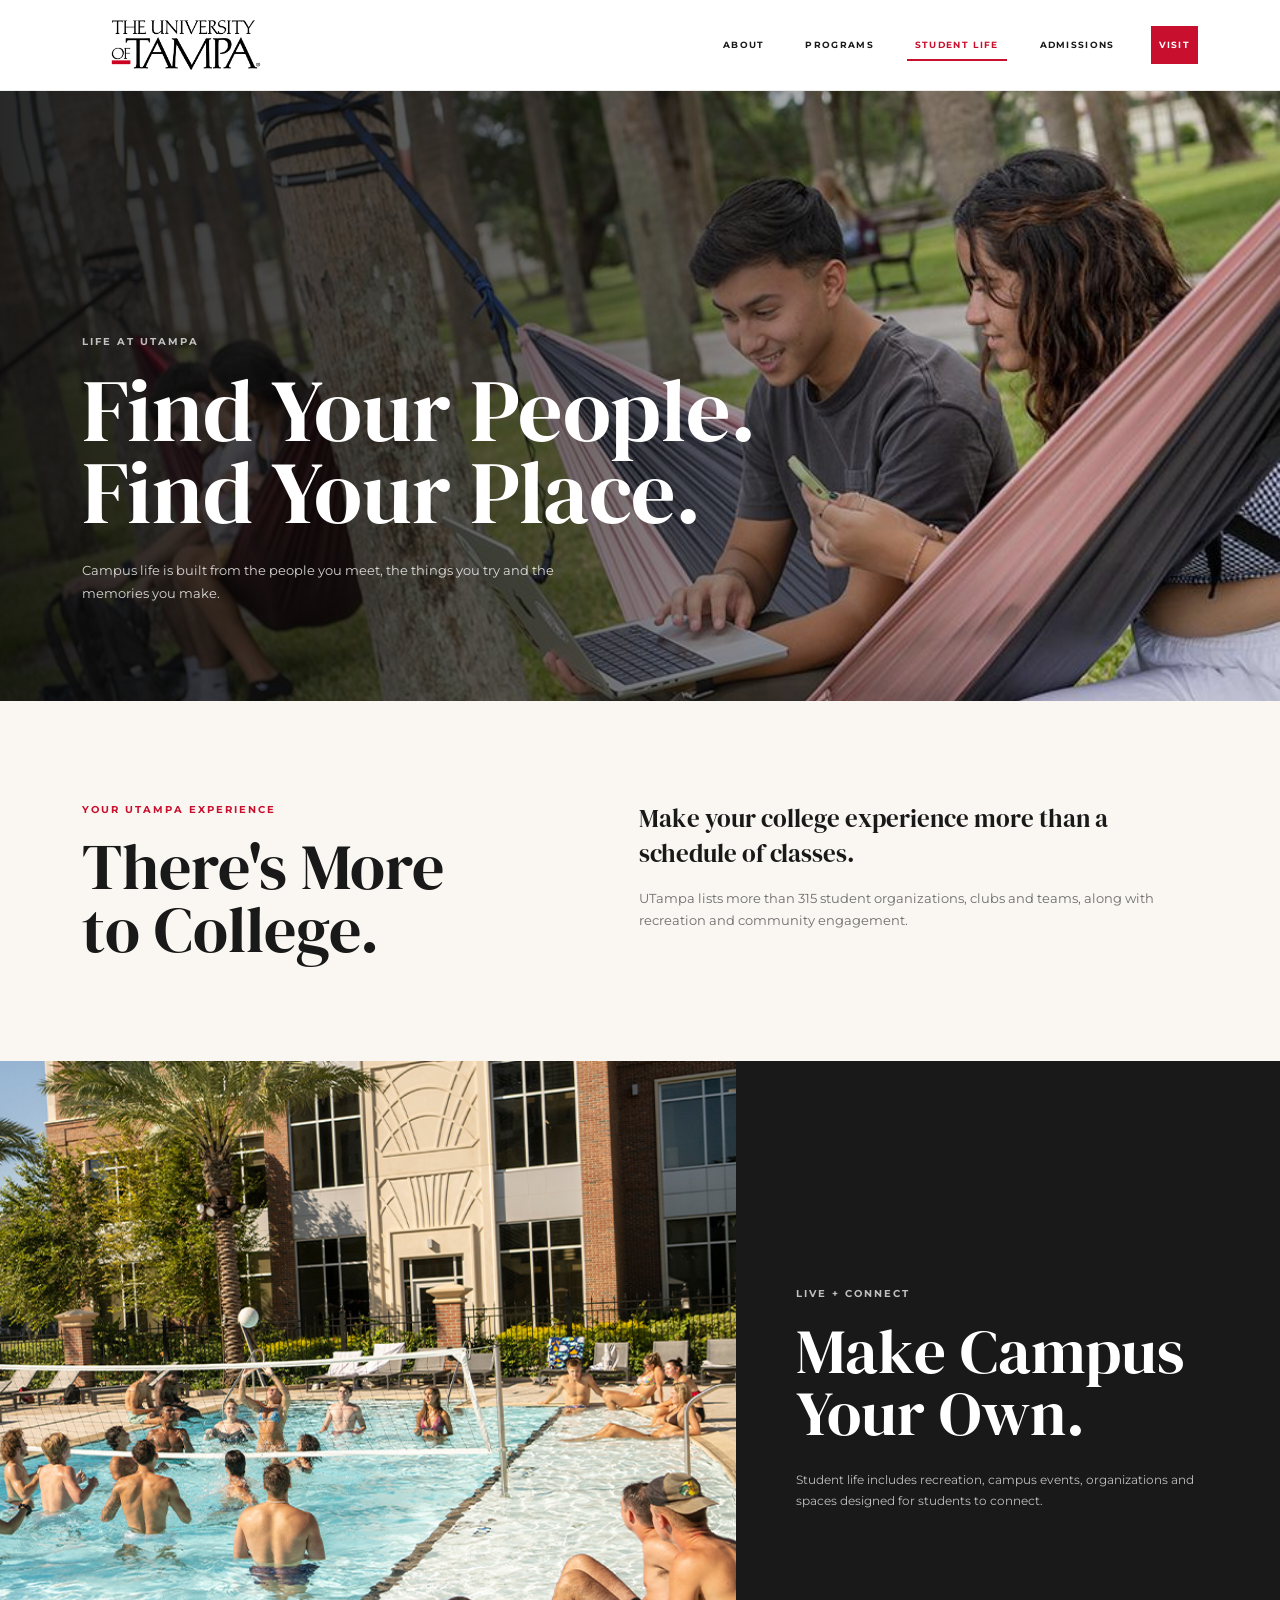
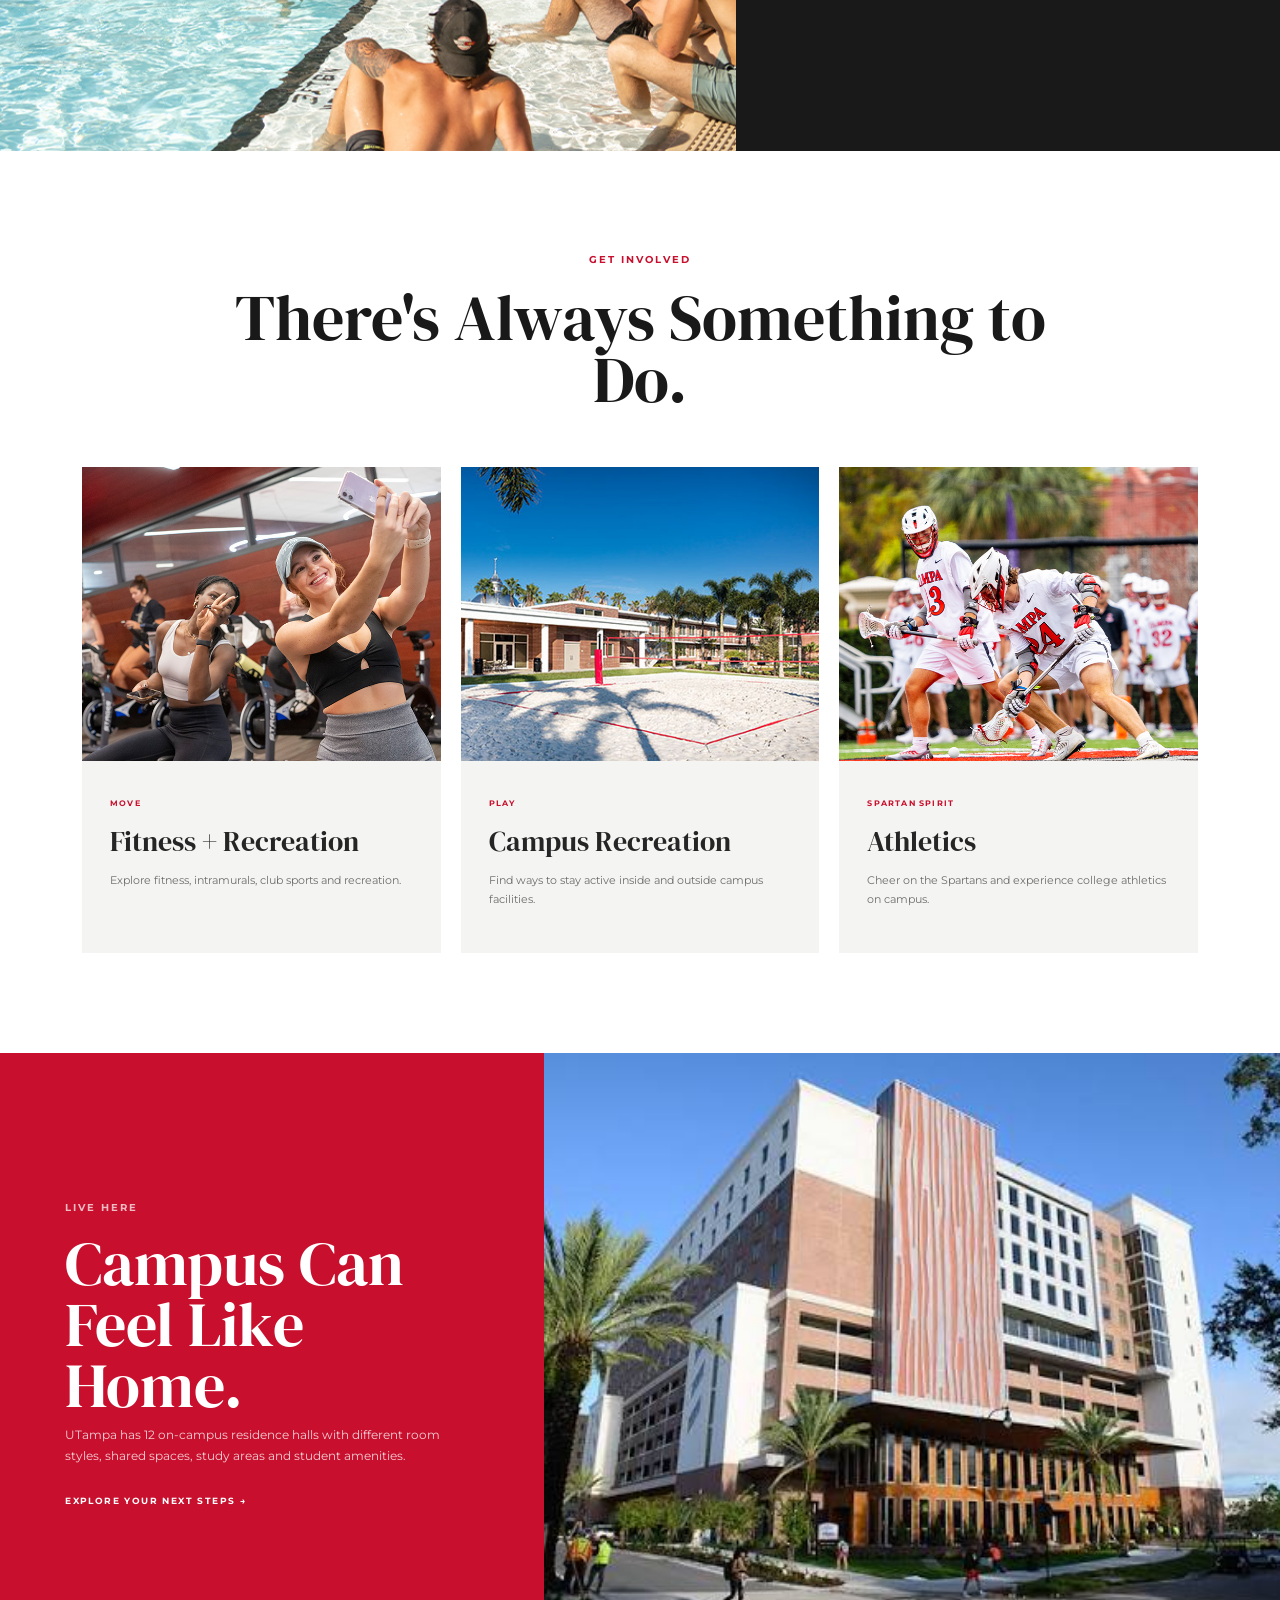
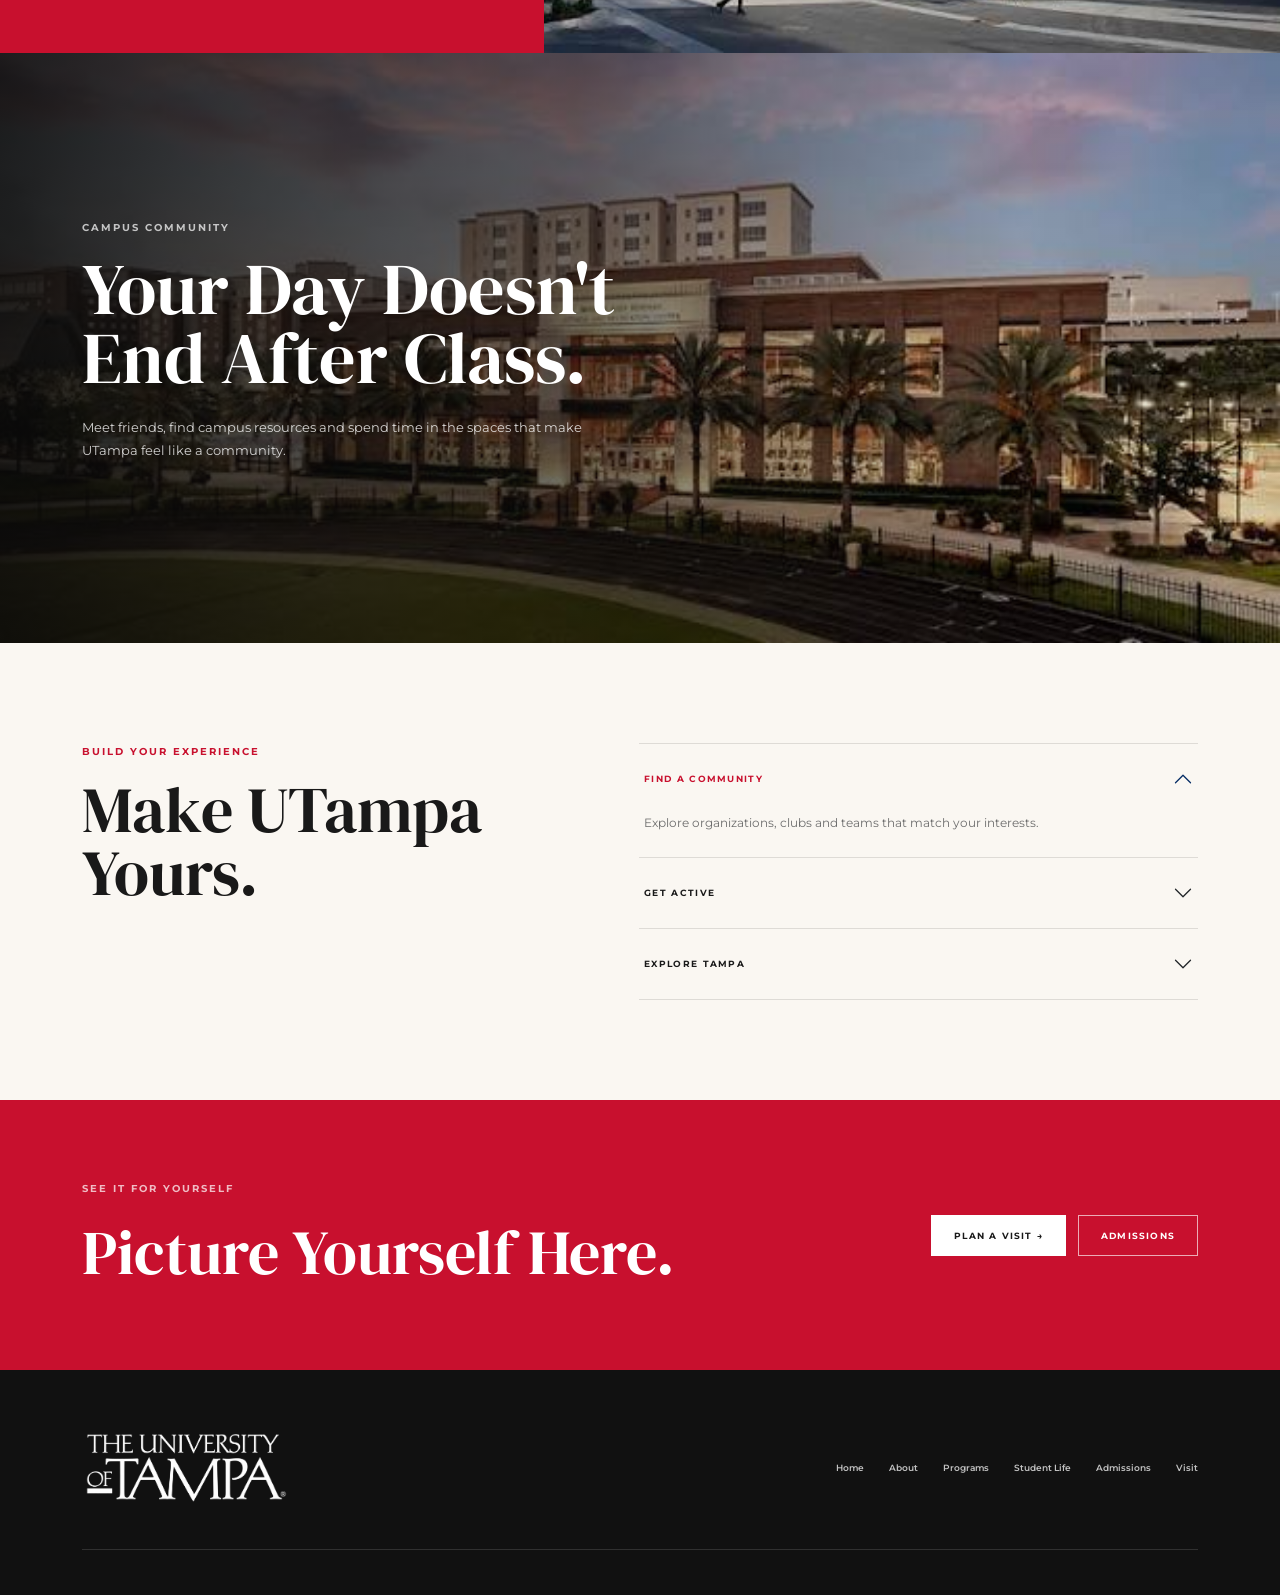
<file: student-life.html>
<!doctype html>
<html lang="en">

<head>
    <meta charset="utf-8">
    <meta name="viewport" content="width=device-width, initial-scale=1">

    <title>Student Life | The University of Tampa</title>

    <link rel="preconnect" href="https://fonts.googleapis.com">
    <link rel="preconnect" href="https://fonts.gstatic.com" crossorigin>

    <link
        href="https://fonts.googleapis.com/css2?family=DM+Serif+Display&family=Montserrat:wght@400;500;600;700&display=swap"
        rel="stylesheet">

    <link
        href="https://cdn.jsdelivr.net/npm/bootstrap@5.3.8/dist/css/bootstrap.min.css"
        rel="stylesheet">

    <link rel="stylesheet" href="style.css">
</head>

<body>

    <nav class="navbar navbar-expand-lg ut-navbar">
        <div class="container">

            <a class="navbar-brand" href="index.html">
                <img src="ut-logo.png"
                     alt="The University of Tampa"
                     class="ut-logo">
            </a>

            <button class="navbar-toggler"
                    type="button"
                    data-bs-toggle="collapse"
                    data-bs-target="#mainNav">
                <span class="navbar-toggler-icon"></span>
            </button>

            <div class="collapse navbar-collapse" id="mainNav">

                <ul class="navbar-nav ms-auto align-items-lg-center">

                    <li class="nav-item">
                        <a class="nav-link" href="about.html">ABOUT</a>
                    </li>

                    <li class="nav-item">
                        <a class="nav-link" href="programs.html">PROGRAMS</a>
                    </li>

                    <li class="nav-item">
                        <a class="nav-link active-page" href="student-life.html">STUDENT LIFE</a>
                    </li>

                    <li class="nav-item">
                        <a class="nav-link" href="admissions.html">ADMISSIONS</a>
                    </li>

                    <li class="nav-item">
                        <a class="nav-link visit-nav" href="visit.html">VISIT</a>
                    </li>

                </ul>

            </div>
        </div>
    </nav>


    <main>

        <!-- HERO -->
        <section class="page-image-hero">

            <img src="campus-life.jpg"
                 alt="University of Tampa students relaxing on campus">

            <div class="page-hero-overlay"></div>

            <div class="container page-hero-content">

                <p class="eyebrow light-eyebrow">LIFE AT UTAMPA</p>

                <h1>
                    Find Your People.
                    <br>
                    Find Your Place.
                </h1>

                <p>
                    Campus life is built from the people you meet,
                    the things you try and the memories you make.
                </p>

            </div>

        </section>


        <!-- INTRO -->
        <section class="section cream-section">

            <div class="container">

                <div class="two-column reveal">

                    <div>

                        <p class="eyebrow">YOUR UTAMPA EXPERIENCE</p>

                        <h2 class="section-title">
                            There's More
                            <br>
                            to College.
                        </h2>

                    </div>

                    <div class="large-copy-block">

                        <p class="large-copy">
                            Make your college experience more
                            than a schedule of classes.
                        </p>

                        <p>
                            UTampa lists more than 315 student
                            organizations, clubs and teams, along
                            with recreation and community engagement.
                        </p>

                    </div>

                </div>

            </div>
        </section>


        <!-- POOL -->
        <section class="split-feature">

            <div class="split-image">
                <img src="student-pool.jpg"
                     alt="University of Tampa students at the pool">
            </div>

            <div class="split-copy dark-copy">

                <p class="eyebrow light-eyebrow">LIVE + CONNECT</p>

                <h2>
                    Make Campus
                    <br>
                    Your Own.
                </h2>

                <p>
                    Student life includes recreation, campus events,
                    organizations and spaces designed for students
                    to connect.
                </p>

            </div>

        </section>


        <!-- ACTIVITIES -->
        <section class="section">

            <div class="container">

                <div class="center-heading reveal">

                    <p class="eyebrow">GET INVOLVED</p>

                    <h2 class="section-title">
                        There's Always Something to Do.
                    </h2>

                </div>


                <div class="activity-grid">

                    <article class="activity-card reveal">
                        <img src="fitness-center.jpg"
                             alt="Students participating in fitness activities">
                        <div>
                            <span>MOVE</span>
                            <h3>Fitness + Recreation</h3>
                            <p>
                                Explore fitness, intramurals,
                                club sports and recreation.
                            </p>
                        </div>
                    </article>


                    <article class="activity-card reveal">
                        <img src="sand-volleyball.jpg"
                             alt="Sand volleyball courts at the University of Tampa">
                        <div>
                            <span>PLAY</span>
                            <h3>Campus Recreation</h3>
                            <p>
                                Find ways to stay active inside
                                and outside campus facilities.
                            </p>
                        </div>
                    </article>


                    <article class="activity-card reveal">
                        <img src="spartan-sports.jpg"
                             alt="University of Tampa lacrosse">
                        <div>
                            <span>SPARTAN SPIRIT</span>
                            <h3>Athletics</h3>
                            <p>
                                Cheer on the Spartans and experience
                                college athletics on campus.
                            </p>
                        </div>
                    </article>

                </div>

            </div>
        </section>


        <!-- HOUSING -->
        <section class="image-text-feature">

            <div class="image-text-copy red-copy reveal">

                <p class="eyebrow white-eyebrow">LIVE HERE</p>

                <h2>
                    Campus Can
                    <br>
                    Feel Like Home.
                </h2>

                <p>
                    UTampa has 12 on-campus residence halls with
                    different room styles, shared spaces, study
                    areas and student amenities.
                </p>

                <a href="admissions.html" class="text-link text-link-light">
                    EXPLORE YOUR NEXT STEPS →
                </a>

            </div>

            <div class="image-text-image">
                <img src="residence-hall.jpg"
                     alt="University of Tampa residence hall">
            </div>

        </section>


        <!-- CAMPUS CENTER -->
        <section class="image-banner">

            <img src="campus-center.jpg"
                 alt="University of Tampa campus center">

            <div class="image-banner-overlay"></div>

            <div class="container image-banner-content reveal">

                <p class="eyebrow light-eyebrow">CAMPUS COMMUNITY</p>

                <h2>
                    Your Day Doesn't
                    <br>
                    End After Class.
                </h2>

                <p>
                    Meet friends, find campus resources and spend
                    time in the spaces that make UTampa feel like
                    a community.
                </p>

            </div>

        </section>


        <!-- ACCORDION -->
        <section class="section cream-section">

            <div class="container">

                <div class="two-column">

                    <div class="reveal">

                        <p class="eyebrow">BUILD YOUR EXPERIENCE</p>

                        <h2 class="section-title">
                            Make UTampa
                            <br>
                            Yours.
                        </h2>

                    </div>


                    <div class="accordion custom-accordion"
                         id="lifeAccordion">

                        <div class="accordion-item">

                            <h3 class="accordion-header">

                                <button class="accordion-button"
                                        type="button"
                                        data-bs-toggle="collapse"
                                        data-bs-target="#lifeOne">

                                    FIND A COMMUNITY

                                </button>

                            </h3>

                            <div id="lifeOne"
                                 class="accordion-collapse collapse show"
                                 data-bs-parent="#lifeAccordion">

                                <div class="accordion-body">
                                    Explore organizations, clubs and
                                    teams that match your interests.
                                </div>

                            </div>
                        </div>


                        <div class="accordion-item">

                            <h3 class="accordion-header">

                                <button class="accordion-button collapsed"
                                        type="button"
                                        data-bs-toggle="collapse"
                                        data-bs-target="#lifeTwo">

                                    GET ACTIVE

                                </button>

                            </h3>

                            <div id="lifeTwo"
                                 class="accordion-collapse collapse"
                                 data-bs-parent="#lifeAccordion">

                                <div class="accordion-body">
                                    Try fitness, intramural sports,
                                    club sports and recreation.
                                </div>

                            </div>
                        </div>


                        <div class="accordion-item">

                            <h3 class="accordion-header">

                                <button class="accordion-button collapsed"
                                        type="button"
                                        data-bs-toggle="collapse"
                                        data-bs-target="#lifeThree">

                                    EXPLORE TAMPA

                                </button>

                            </h3>

                            <div id="lifeThree"
                                 class="accordion-collapse collapse"
                                 data-bs-parent="#lifeAccordion">

                                <div class="accordion-body">
                                    Step outside campus and experience
                                    downtown Tampa and the surrounding area.
                                </div>

                            </div>
                        </div>

                    </div>

                </div>

            </div>
        </section>


        <section class="red-cta">

            <div class="container cta-layout">

                <div>
                    <p class="eyebrow white-eyebrow">SEE IT FOR YOURSELF</p>
                    <h2>Picture Yourself Here.</h2>
                </div>

                <div class="cta-buttons">

                    <a href="visit.html" class="btn button-light">
                        PLAN A VISIT →
                    </a>

                    <a href="admissions.html" class="btn button-outline-light">
                        ADMISSIONS
                    </a>

                </div>

            </div>

        </section>

    </main>


    <footer class="ut-footer">
        <div class="container">

            <div class="footer-main">

                <img src="ut-logo.png"
                     alt="The University of Tampa"
                     class="footer-logo">

                <div class="footer-links">
                    <a href="index.html">Home</a>
                    <a href="about.html">About</a>
                    <a href="programs.html">Programs</a>
                    <a href="student-life.html">Student Life</a>
                    <a href="admissions.html">Admissions</a>
                    <a href="visit.html">Visit</a>
                </div>

            </div>

            <div class="footer-bottom">
               
            </div>

        </div>
    </footer>


    <script src="https://cdn.jsdelivr.net/npm/bootstrap@5.3.8/dist/js/bootstrap.bundle.min.js"></script>
    <script src="script.js"></script>

</body>
</html>
</file>
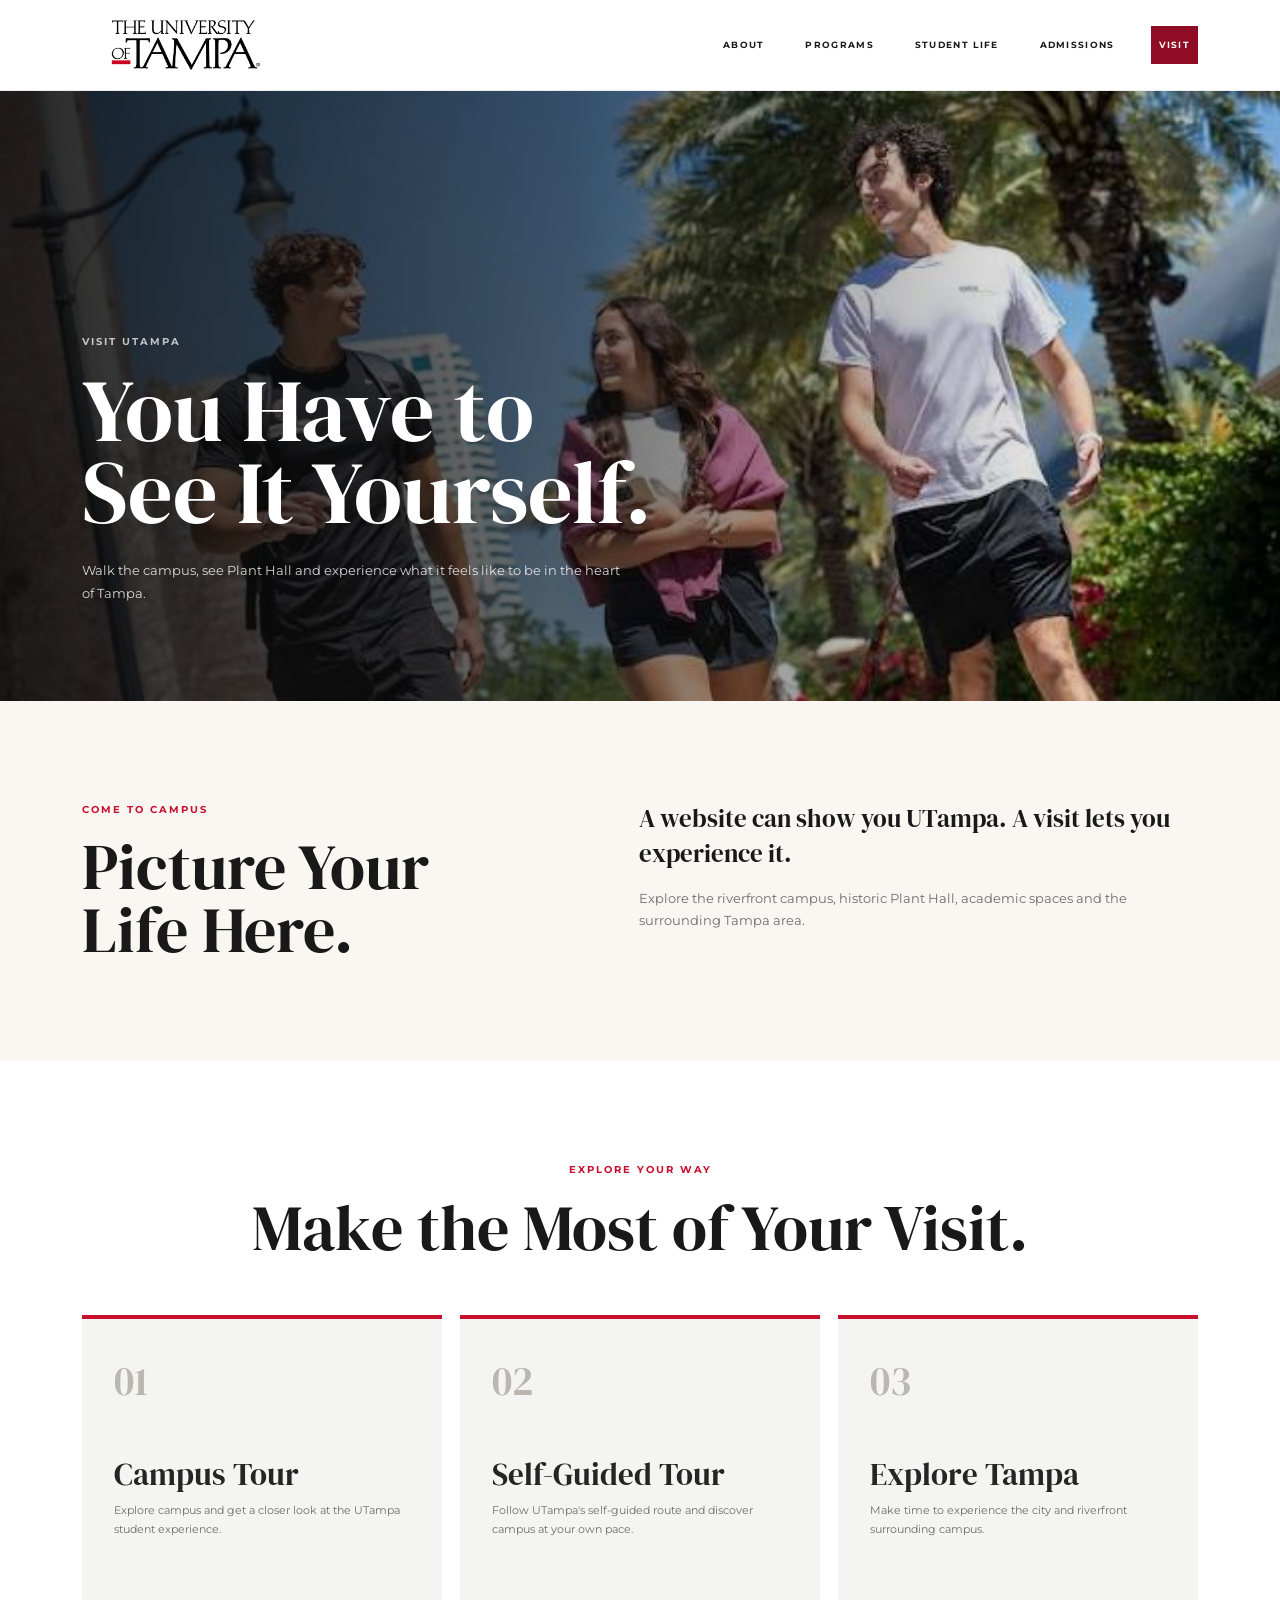
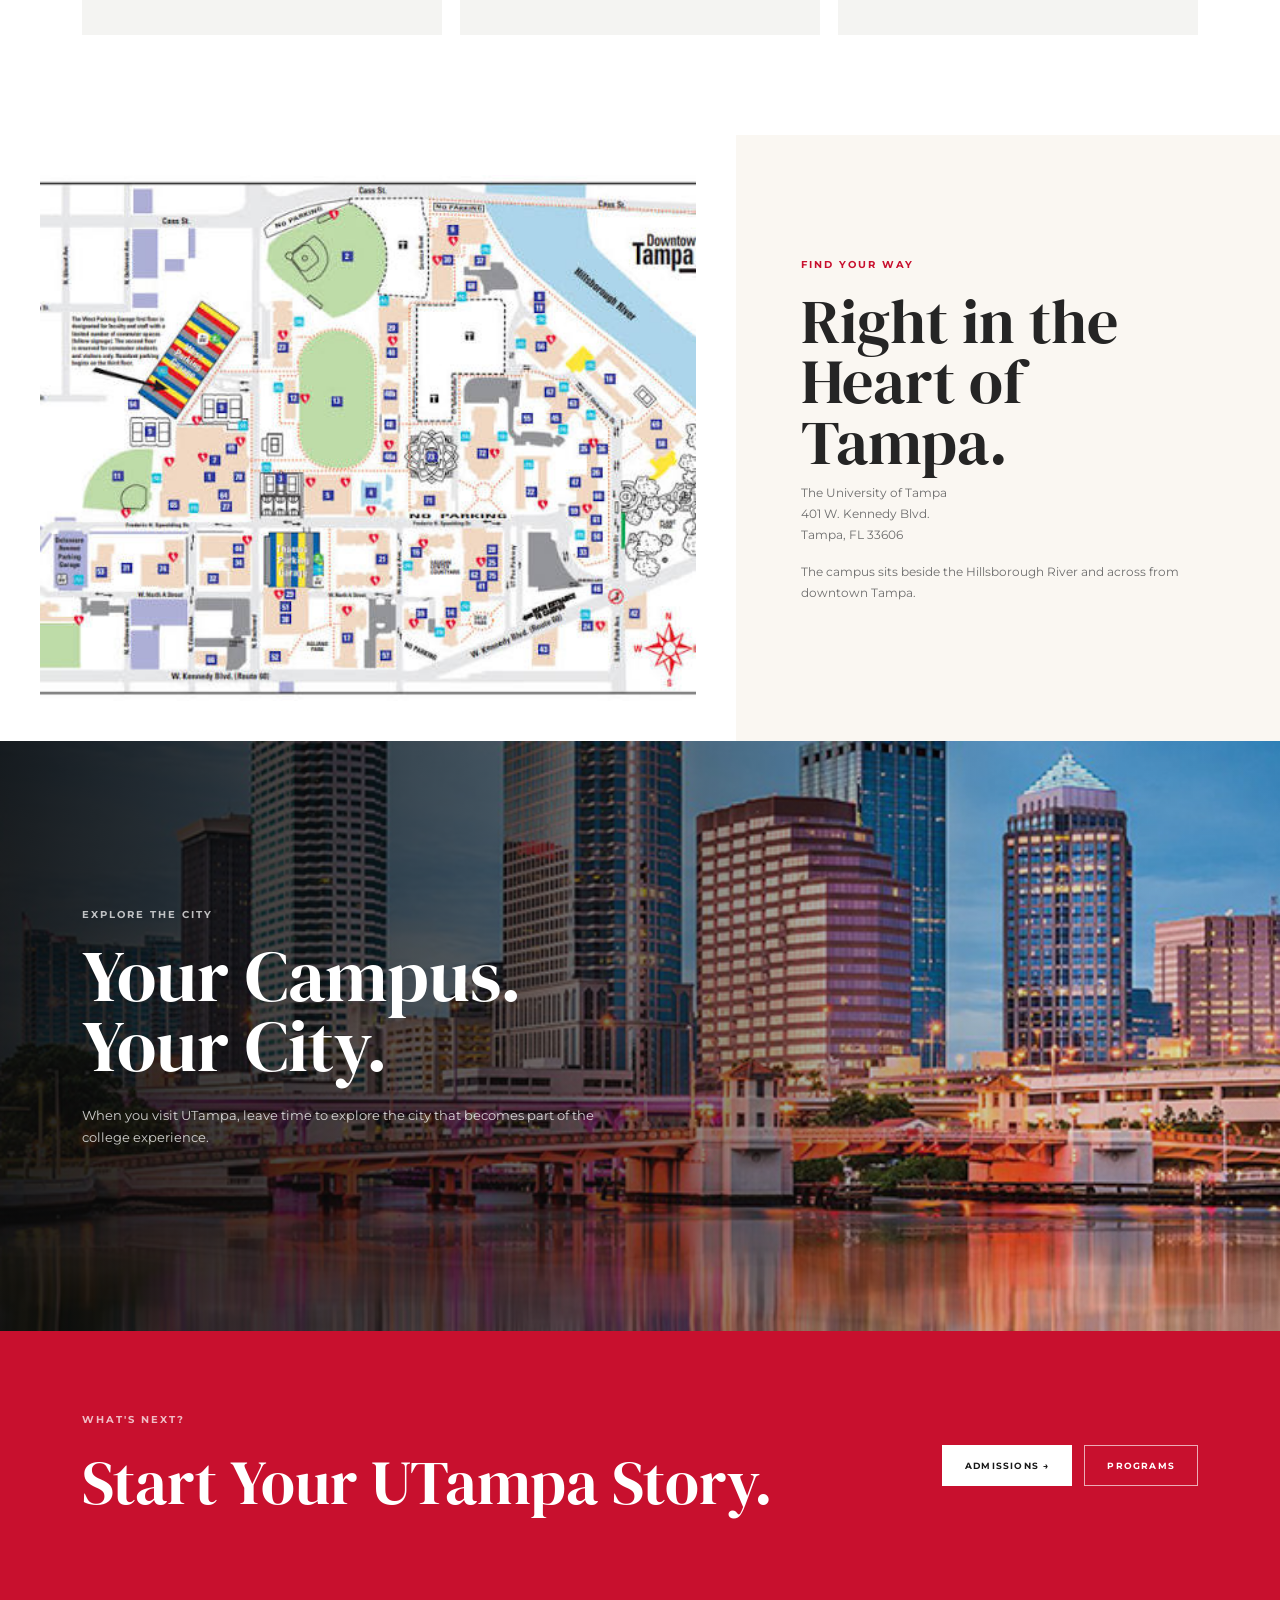
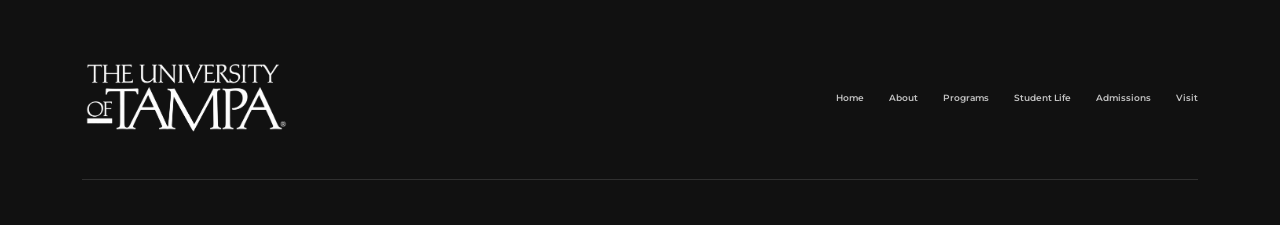
<file: visit.html>
<!doctype html>
<html lang="en">

<head>
    <meta charset="utf-8">
    <meta name="viewport" content="width=device-width, initial-scale=1">

    <title>Visit | The University of Tampa</title>

    <link rel="preconnect" href="https://fonts.googleapis.com">
    <link rel="preconnect" href="https://fonts.gstatic.com" crossorigin>

    <link
        href="https://fonts.googleapis.com/css2?family=DM+Serif+Display&family=Montserrat:wght@400;500;600;700&display=swap"
        rel="stylesheet">

    <link
        href="https://cdn.jsdelivr.net/npm/bootstrap@5.3.8/dist/css/bootstrap.min.css"
        rel="stylesheet">

    <link rel="stylesheet" href="style.css">
</head>

<body>

    <nav class="navbar navbar-expand-lg ut-navbar">
        <div class="container">

            <a class="navbar-brand" href="index.html">
                <img src="ut-logo.png"
                     alt="The University of Tampa"
                     class="ut-logo">
            </a>

            <button class="navbar-toggler"
                    type="button"
                    data-bs-toggle="collapse"
                    data-bs-target="#mainNav">
                <span class="navbar-toggler-icon"></span>
            </button>

            <div class="collapse navbar-collapse" id="mainNav">

                <ul class="navbar-nav ms-auto align-items-lg-center">

                    <li class="nav-item">
                        <a class="nav-link" href="about.html">ABOUT</a>
                    </li>

                    <li class="nav-item">
                        <a class="nav-link" href="programs.html">PROGRAMS</a>
                    </li>

                    <li class="nav-item">
                        <a class="nav-link" href="student-life.html">STUDENT LIFE</a>
                    </li>

                    <li class="nav-item">
                        <a class="nav-link" href="admissions.html">ADMISSIONS</a>
                    </li>

                    <li class="nav-item">
                        <a class="nav-link visit-nav active-visit" href="visit.html">VISIT</a>
                    </li>

                </ul>

            </div>
        </div>
    </nav>


    <main>

        <!-- HERO -->
        <section class="page-image-hero">

            <img src="visit-campus.jpg"
                 alt="University of Tampa campus">

            <div class="page-hero-overlay"></div>

            <div class="container page-hero-content">

                <p class="eyebrow light-eyebrow">VISIT UTAMPA</p>

                <h1>
                    You Have to
                    <br>
                    See It Yourself.
                </h1>

                <p>
                    Walk the campus, see Plant Hall and experience
                    what it feels like to be in the heart of Tampa.
                </p>

            </div>

        </section>


        <!-- INTRO -->
        <section class="section cream-section">

            <div class="container">

                <div class="two-column reveal">

                    <div>

                        <p class="eyebrow">COME TO CAMPUS</p>

                        <h2 class="section-title">
                            Picture Your
                            <br>
                            Life Here.
                        </h2>

                    </div>

                    <div class="large-copy-block">

                        <p class="large-copy">
                            A website can show you UTampa.
                            A visit lets you experience it.
                        </p>

                        <p>
                            Explore the riverfront campus, historic
                            Plant Hall, academic spaces and the
                            surrounding Tampa area.
                        </p>

                    </div>

                </div>

            </div>
        </section>


        <!-- VISIT OPTIONS -->
        <section class="section">

            <div class="container">

                <div class="center-heading reveal">

                    <p class="eyebrow">EXPLORE YOUR WAY</p>

                    <h2 class="section-title">
                        Make the Most of Your Visit.
                    </h2>

                </div>


                <div class="visit-options">

                    <article class="visit-card reveal">
                        <span>01</span>
                        <h3>Campus Tour</h3>
                        <p>
                            Explore campus and get a closer look
                            at the UTampa student experience.
                        </p>
                    </article>

                    <article class="visit-card reveal">
                        <span>02</span>
                        <h3>Self-Guided Tour</h3>
                        <p>
                            Follow UTampa's self-guided route and
                            discover campus at your own pace.
                        </p>
                    </article>

                    <article class="visit-card reveal">
                        <span>03</span>
                        <h3>Explore Tampa</h3>
                        <p>
                            Make time to experience the city and
                            riverfront surrounding campus.
                        </p>
                    </article>

                </div>

            </div>
        </section>


        <!-- MAP -->
        <section class="map-feature">

            <div class="map-image">
                <img src="campus-map.jpg"
                     alt="University of Tampa campus map">
            </div>

            <div class="map-copy">

                <p class="eyebrow">FIND YOUR WAY</p>

                <h2>
                    Right in the
                    <br>
                    Heart of Tampa.
                </h2>

                <p>
                    The University of Tampa
                    <br>
                    401 W. Kennedy Blvd.
                    <br>
                    Tampa, FL 33606
                </p>

                <p>
                    The campus sits beside the Hillsborough River
                    and across from downtown Tampa.
                </p>

            </div>

        </section>


        <!-- CITY -->
        <section class="image-banner">

            <img src="tampa-skyline.jpg"
                 alt="Downtown Tampa skyline and waterfront">

            <div class="image-banner-overlay"></div>

            <div class="container image-banner-content reveal">

                <p class="eyebrow light-eyebrow">EXPLORE THE CITY</p>

                <h2>
                    Your Campus.
                    <br>
                    Your City.
                </h2>

                <p>
                    When you visit UTampa, leave time to explore
                    the city that becomes part of the college
                    experience.
                </p>

            </div>

        </section>


        <section class="red-cta">

            <div class="container cta-layout">

                <div>
                    <p class="eyebrow white-eyebrow">WHAT'S NEXT?</p>
                    <h2>Start Your UTampa Story.</h2>
                </div>

                <div class="cta-buttons">

                    <a href="admissions.html" class="btn button-light">
                        ADMISSIONS →
                    </a>

                    <a href="programs.html" class="btn button-outline-light">
                        PROGRAMS
                    </a>

                </div>

            </div>

        </section>

    </main>


    <footer class="ut-footer">
        <div class="container">

            <div class="footer-main">

                <img src="ut-logo.png"
                     alt="The University of Tampa"
                     class="footer-logo">

                <div class="footer-links">
                    <a href="index.html">Home</a>
                    <a href="about.html">About</a>
                    <a href="programs.html">Programs</a>
                    <a href="student-life.html">Student Life</a>
                    <a href="admissions.html">Admissions</a>
                    <a href="visit.html">Visit</a>
                </div>

            </div>

            <div class="footer-bottom">
             
            </div>

        </div>
    </footer>


    <script src="https://cdn.jsdelivr.net/npm/bootstrap@5.3.8/dist/js/bootstrap.bundle.min.js"></script>
    <script src="script.js"></script>

</body>
</html>
</file>
<file: style.css>
/* =========================================
   UNIVERSITY OF TAMPA
   WDPP YEAR 3
========================================= */

:root {
    --ut-red: #c8102e;
    --dark-red: #8f0d24;
    --black: #191919;
    --charcoal: #292929;
    --cream: #faf7f2;
    --soft-gray: #f4f4f2;
    --white: #ffffff;
    --text: #252525;
    --muted: #6d6d6d;
    --border: #dedbd6;
}


/* =========================================
   BASE
========================================= */

* {
    box-sizing: border-box;
}

html {
    scroll-behavior: smooth;
}

body {
    margin: 0;
    overflow-x: hidden;
    color: var(--text);
    background: white;
    font-family: "Montserrat", sans-serif;
}

h1,
h2,
h3 {
    font-family: "DM Serif Display", serif;
    font-weight: 400;
}

img {
    display: block;
    max-width: 100%;
}

a {
    text-decoration: none;
}

p {
    line-height: 1.75;
}

::selection {
    color: white;
    background: var(--ut-red);
}

.section {
    padding: 100px 0;
}

.cream-section {
    background: var(--cream);
}

.eyebrow {
    margin-bottom: 18px;
    color: var(--ut-red);
    font-size: 10px;
    font-weight: 700;
    letter-spacing: 2px;
}

.light-eyebrow,
.white-eyebrow {
    color: rgba(255, 255, 255, 0.72);
}

.section-title {
    margin: 0;
    color: var(--black);
    font-size: clamp(42px, 5vw, 64px);
    line-height: 0.98;
}

.two-column {
    display: grid;
    grid-template-columns: 0.9fr 1.1fr;
    gap: 100px;
    align-items: start;
}

.large-copy-block {
    max-width: 600px;
}

.large-copy-block p {
    color: var(--muted);
    font-size: 13px;
}

.large-copy-block .large-copy {
    color: var(--black);
    font-family: "DM Serif Display", serif;
    font-size: 25px;
    line-height: 1.4;
}

.center-heading {
    max-width: 850px;
    margin: 0 auto 55px;
    text-align: center;
}

.text-link {
    display: inline-block;
    margin-top: 12px;
    color: var(--ut-red);
    font-size: 9px;
    font-weight: 700;
    letter-spacing: 1.4px;
}

.text-link:hover {
    color: var(--dark-red);
}

.text-link-light {
    color: white;
}

.text-link-light:hover {
    color: white;
    opacity: 0.75;
}


/* =========================================
   NAVBAR
========================================= */

.ut-navbar {
    min-height: 82px;
    background: white;
    border-bottom: 1px solid #ececec;
    z-index: 1000;
}

.ut-logo {
    width: 205px;
    max-height: 55px;
    object-fit: contain;
}

.ut-navbar .nav-link {
    position: relative;
    margin-left: 25px;
    padding: 30px 0;
    color: var(--black);
    font-size: 9px;
    font-weight: 700;
    letter-spacing: 1.3px;
}

.ut-navbar .nav-link:hover,
.ut-navbar .active-page {
    color: var(--ut-red);
}

.ut-navbar .active-page::after {
    content: "";
    position: absolute;
    left: 0;
    right: 0;
    bottom: 21px;
    height: 2px;
    background: var(--ut-red);
}

.ut-navbar .visit-nav {
    margin-left: 28px;
    padding: 12px 21px;
    color: white;
    background: var(--ut-red);
}

.ut-navbar .visit-nav:hover,
.ut-navbar .active-visit {
    color: white;
    background: var(--dark-red);
}

.ut-navbar .visit-nav::after {
    display: none;
}


/* =========================================
   BUTTONS
========================================= */

.button-light {
    padding: 13px 22px;
    color: var(--black);
    background: white;
    border: 1px solid white;
    border-radius: 0;
    font-size: 9px;
    font-weight: 700;
    letter-spacing: 1.2px;
}

.button-light:hover {
    color: white;
    background: var(--ut-red);
    border-color: var(--ut-red);
}

.button-outline-light {
    padding: 13px 22px;
    color: white;
    background: transparent;
    border: 1px solid rgba(255, 255, 255, 0.65);
    border-radius: 0;
    font-size: 9px;
    font-weight: 700;
    letter-spacing: 1.2px;
}

.button-outline-light:hover {
    color: var(--black);
    background: white;
}


/* =========================================
   HOME HERO
========================================= */

.home-hero {
    position: relative;
    min-height: 680px;
    display: flex;
    align-items: center;
    overflow: hidden;
    background:
        linear-gradient(rgba(0, 0, 0, 0.3), rgba(0, 0, 0, 0.3)),
        url("tampa-hero.jpg") center / cover no-repeat;
}

.hero-video {
    position: absolute;
    inset: 0;
    width: 100%;
    height: 100%;
    object-fit: cover;
}

.hero-overlay {
    position: absolute;
    inset: 0;
    background: linear-gradient(
        90deg,
        rgba(8, 8, 8, 0.88) 0%,
        rgba(8, 8, 8, 0.55) 45%,
        rgba(8, 8, 8, 0.1) 80%
    );
}

.hero-content {
    position: relative;
    z-index: 2;
    color: white;
}

.hero-content h1 {
    margin: 0 0 25px;
    color: white;
    font-size: clamp(58px, 7vw, 92px);
    line-height: 0.92;
}

.hero-description {
    max-width: 510px;
    color: rgba(255, 255, 255, 0.82);
    font-size: 13px;
}

.hero-actions {
    display: flex;
    flex-wrap: wrap;
    gap: 12px;
    margin-top: 30px;
}

.hero-bottom {
    position: absolute;
    z-index: 3;
    right: 35px;
    bottom: 27px;
    left: 35px;
    display: flex;
    justify-content: space-between;
    align-items: center;
    color: rgba(255, 255, 255, 0.7);
    font-size: 8px;
    font-weight: 700;
    letter-spacing: 1.5px;
}

.video-control {
    padding: 8px 10px;
    color: white;
    background: rgba(0, 0, 0, 0.3);
    border: 1px solid rgba(255, 255, 255, 0.35);
    font-family: "Montserrat", sans-serif;
    font-size: 8px;
    letter-spacing: 1px;
}


/* =========================================
   GENERAL PAGE HERO
========================================= */

.page-image-hero {
    position: relative;
    min-height: 610px;
    display: flex;
    align-items: flex-end;
    overflow: hidden;
    background: var(--black);
}

.page-image-hero > img {
    position: absolute;
    inset: 0;
    width: 100%;
    height: 100%;
    object-fit: cover;
}

.page-hero-overlay {
    position: absolute;
    inset: 0;
    background: linear-gradient(
        90deg,
        rgba(10, 10, 10, 0.88) 0%,
        rgba(10, 10, 10, 0.58) 45%,
        rgba(10, 10, 10, 0.12) 80%
    );
}

.page-hero-content {
    position: relative;
    z-index: 2;
    padding-bottom: 80px;
    color: white;
}

.page-hero-content h1 {
    margin: 0 0 25px;
    color: white;
    font-size: clamp(56px, 7vw, 88px);
    line-height: 0.94;
}

.page-hero-content > p:last-child {
    max-width: 540px;
    color: rgba(255, 255, 255, 0.82);
    font-size: 13px;
}


/* =========================================
   SPLIT FEATURE
========================================= */

.split-feature {
    display: grid;
    grid-template-columns: 1.15fr 0.85fr;
    min-height: 570px;
    background: var(--black);
}

.split-image {
    min-height: 570px;
    overflow: hidden;
}

.split-image img {
    width: 100%;
    height: 100%;
    min-height: 570px;
    object-fit: cover;
}

.split-copy {
    padding: 70px 11%;
    display: flex;
    flex-direction: column;
    justify-content: center;
}

.dark-copy {
    color: white;
    background: var(--black);
}

.dark-copy h2 {
    margin: 0 0 25px;
    color: white;
    font-size: clamp(43px, 5vw, 63px);
    line-height: 0.98;
}

.dark-copy > p:not(.eyebrow) {
    max-width: 470px;
    color: rgba(255, 255, 255, 0.72);
    font-size: 12px;
}

.feature-stat {
    margin-top: 25px;
    padding-top: 22px;
    border-top: 1px solid rgba(255, 255, 255, 0.2);
}

.feature-stat strong {
    display: block;
    color: white;
    font-family: "DM Serif Display", serif;
    font-size: 42px;
}

.feature-stat span {
    color: rgba(255, 255, 255, 0.6);
    font-size: 8px;
    font-weight: 700;
    letter-spacing: 1.3px;
}


/* =========================================
   HOME CARDS
========================================= */

.home-card-row > div {
    display: flex;
}

.home-card {
    width: 100%;
    min-height: 320px;
    padding: 35px;
    display: flex;
    flex-direction: column;
    background: var(--soft-gray);
    border-top: 4px solid var(--ut-red);
}

.home-card > span {
    color: #bbb6b0;
    font-family: "DM Serif Display", serif;
    font-size: 40px;
}

.home-card h3 {
    margin-top: 35px;
    font-size: 31px;
}

.home-card p {
    color: var(--muted);
    font-size: 11px;
}

.home-card a {
    margin-top: auto;
    color: var(--ut-red);
    font-size: 8px;
    font-weight: 700;
    letter-spacing: 1.2px;
}


/* =========================================
   COMMUNITY
========================================= */

.community-feature {
    display: grid;
    grid-template-columns: 0.85fr 1.15fr;
    min-height: 560px;
    background: var(--cream);
}

.community-copy {
    padding: 75px 12%;
    display: flex;
    flex-direction: column;
    justify-content: center;
}

.community-copy h2 {
    font-size: clamp(43px, 5vw, 62px);
    line-height: 0.98;
}

.community-copy > p:not(.eyebrow) {
    color: var(--muted);
    font-size: 12px;
}

.community-image {
    min-height: 560px;
    overflow: hidden;
}

.community-image img {
    width: 100%;
    height: 100%;
    min-height: 560px;
    object-fit: cover;
}


/* =========================================
   IMAGE + TEXT FEATURE
========================================= */

.image-text-feature {
    display: grid;
    grid-template-columns: 0.85fr 1.15fr;
    min-height: 600px;
}

.image-text-copy {
    padding: 75px 12%;
    display: flex;
    flex-direction: column;
    justify-content: center;
    background: var(--cream);
}

.image-text-copy h2 {
    font-size: clamp(43px, 5vw, 62px);
    line-height: 0.98;
}

.image-text-copy > p:not(.eyebrow) {
    color: var(--muted);
    font-size: 12px;
}

.image-text-image {
    min-height: 600px;
    overflow: hidden;
}

.image-text-image img {
    width: 100%;
    height: 100%;
    min-height: 600px;
    object-fit: cover;
}

.feature-mark {
    width: 70px;
    margin-bottom: 35px;
}

.red-copy {
    color: white;
    background: var(--ut-red);
}

.red-copy h2 {
    color: white;
}

.red-copy > p:not(.eyebrow) {
    color: rgba(255, 255, 255, 0.8);
}

.reverse-feature {
    grid-template-columns: 1.15fr 0.85fr;
}


/* =========================================
   IMAGE BANNER
========================================= */

.image-banner {
    position: relative;
    min-height: 590px;
    display: flex;
    align-items: center;
    overflow: hidden;
    background: var(--black);
}

.image-banner > img {
    position: absolute;
    inset: 0;
    width: 100%;
    height: 100%;
    object-fit: cover;
}

.image-banner-overlay {
    position: absolute;
    inset: 0;
    background: linear-gradient(
        90deg,
        rgba(10, 10, 10, 0.9) 0%,
        rgba(10, 10, 10, 0.58) 45%,
        rgba(10, 10, 10, 0.12) 80%
    );
}

.image-banner-content {
    position: relative;
    z-index: 2;
    color: white;
}

.image-banner-content h2 {
    margin: 0 0 24px;
    color: white;
    font-size: clamp(48px, 6vw, 72px);
    line-height: 0.96;
}

.image-banner-content > p:not(.eyebrow) {
    max-width: 520px;
    color: rgba(255, 255, 255, 0.8);
    font-size: 13px;
}


/* =========================================
   FACTS
========================================= */

.facts-grid {
    display: grid;
    grid-template-columns: repeat(4, 1fr);
    border-top: 1px solid var(--border);
    border-left: 1px solid var(--border);
}

.fact-card {
    min-height: 240px;
    padding: 30px;
    border-right: 1px solid var(--border);
    border-bottom: 1px solid var(--border);
}

.fact-card strong {
    display: block;
    color: var(--ut-red);
    font-family: "DM Serif Display", serif;
    font-size: 47px;
}

.fact-card span {
    display: block;
    margin: 5px 0 18px;
    font-size: 8px;
    font-weight: 700;
    letter-spacing: 1.3px;
}

.fact-card p {
    color: var(--muted);
    font-size: 11px;
}


/* =========================================
   PROGRAM HERO
========================================= */

.program-hero {
    display: grid;
    grid-template-columns: 1.15fr 0.85fr;
    min-height: 620px;
    background: var(--black);
}

.program-hero-image {
    min-height: 620px;
    overflow: hidden;
}

.program-hero-image img {
    width: 100%;
    height: 100%;
    min-height: 620px;
    object-fit: cover;
}

.program-hero-copy {
    padding: 70px 11%;
    display: flex;
    flex-direction: column;
    justify-content: center;
    color: white;
}

.program-hero-copy h1 {
    color: white;
    font-size: clamp(58px, 7vw, 86px);
    line-height: 0.92;
}

.program-hero-copy > p:not(.eyebrow) {
    color: rgba(255, 255, 255, 0.75);
    font-size: 12px;
}


/* =========================================
   COLLEGES
========================================= */

.college-grid {
    display: grid;
    grid-template-columns: repeat(4, 1fr);
    gap: 15px;
}

.college-card {
    min-height: 350px;
    padding: 30px;
    background: var(--soft-gray);
    border-top: 4px solid var(--ut-red);
}

.college-card > span {
    color: #bcb8b2;
    font-family: "DM Serif Display", serif;
    font-size: 38px;
}

.college-card h3 {
    margin-top: 40px;
    font-size: 27px;
    line-height: 1.08;
}

.college-card p {
    color: var(--muted);
    font-size: 11px;
}


/* =========================================
   PROGRAM FILTER
========================================= */

.program-filter {
    margin-bottom: 35px;
    display: flex;
    justify-content: center;
    flex-wrap: wrap;
    gap: 8px;
}

.filter-button {
    padding: 10px 14px;
    color: var(--black);
    background: transparent;
    border: 1px solid var(--border);
    font-size: 8px;
    font-weight: 700;
    letter-spacing: 1px;
}

.filter-button:hover,
.filter-button.active {
    color: white;
    background: var(--ut-red);
    border-color: var(--ut-red);
}

.program-card-grid {
    display: grid;
    grid-template-columns: repeat(3, 1fr);
    gap: 18px;
}

.program-card {
    min-height: 270px;
    padding: 30px;
    background: white;
    border-bottom: 3px solid var(--ut-red);
    transition: transform 0.25s ease;
}

.program-card:hover {
    transform: translateY(-5px);
}

.program-card > span {
    color: var(--ut-red);
    font-size: 8px;
    font-weight: 700;
    letter-spacing: 1.2px;
}

.program-card h3 {
    margin: 35px 0 18px;
    font-size: 28px;
}

.program-card p {
    color: var(--muted);
    font-size: 11px;
}

.program-hidden {
    display: none;
}

.simple-list {
    display: grid;
    grid-template-columns: repeat(2, 1fr);
    margin-top: 30px;
    border-top: 1px solid var(--border);
}

.simple-list span {
    padding: 18px 0;
    border-bottom: 1px solid var(--border);
    font-size: 8px;
    font-weight: 700;
    letter-spacing: 1.2px;
}


/* =========================================
   STUDENT LIFE
========================================= */

.activity-grid {
    display: grid;
    grid-template-columns: repeat(3, 1fr);
    gap: 20px;
}

.activity-card {
    background: var(--soft-gray);
}

.activity-card img {
    width: 100%;
    aspect-ratio: 1 / 0.82;
    object-fit: cover;
}

.activity-card > div {
    padding: 28px;
}

.activity-card span {
    color: var(--ut-red);
    font-size: 8px;
    font-weight: 700;
    letter-spacing: 1.2px;
}

.activity-card h3 {
    margin: 12px 0;
    font-size: 28px;
}

.activity-card p {
    color: var(--muted);
    font-size: 11px;
}


/* =========================================
   ACCORDION
========================================= */

.custom-accordion {
    border-top: 1px solid var(--border);
}

.custom-accordion .accordion-item {
    background: transparent;
    border: 0;
    border-bottom: 1px solid var(--border);
    border-radius: 0;
}

.custom-accordion .accordion-button {
    padding: 25px 5px;
    color: var(--black);
    background: transparent;
    box-shadow: none;
    font-family: "Montserrat", sans-serif;
    font-size: 9px;
    font-weight: 700;
    letter-spacing: 1.3px;
}

.custom-accordion .accordion-button:not(.collapsed) {
    color: var(--ut-red);
}

.custom-accordion .accordion-button:focus {
    box-shadow: none;
}

.custom-accordion .accordion-body {
    padding: 0 40px 25px 5px;
    color: var(--muted);
    font-size: 12px;
}


/* =========================================
   ADMISSIONS
========================================= */

.admission-steps {
    display: grid;
    grid-template-columns: repeat(4, 1fr);
    gap: 15px;
}

.step-card {
    min-height: 300px;
    padding: 30px;
    background: var(--soft-gray);
    border-top: 4px solid var(--ut-red);
}

.step-card > span {
    color: #bbb6b0;
    font-family: "DM Serif Display", serif;
    font-size: 40px;
}

.step-card h3 {
    margin-top: 45px;
    font-size: 30px;
}

.step-card p {
    color: var(--muted);
    font-size: 11px;
}

.cost-section {
    padding: 100px 0;
    color: white;
    background: var(--black);
}

.cost-layout {
    display: grid;
    grid-template-columns: 0.8fr 1.2fr;
    gap: 90px;
    align-items: center;
}

.cost-heading h2 {
    color: white;
    font-size: clamp(46px, 5vw, 65px);
    line-height: 0.98;
}

.cost-heading > p:not(.eyebrow) {
    max-width: 450px;
    color: rgba(255, 255, 255, 0.7);
    font-size: 12px;
}

.cost-cards {
    display: grid;
    grid-template-columns: repeat(2, 1fr);
}

.cost-cards article {
    min-height: 190px;
    padding: 28px;
    border: 1px solid rgba(255, 255, 255, 0.15);
}

.cost-cards span {
    display: block;
    color: rgba(255, 255, 255, 0.58);
    font-size: 8px;
    font-weight: 700;
    letter-spacing: 1.3px;
}

.cost-cards strong {
    display: block;
    margin: 15px 0 5px;
    color: white;
    font-family: "DM Serif Display", serif;
    font-size: 37px;
    font-weight: 400;
}

.cost-cards p {
    color: rgba(255, 255, 255, 0.62);
    font-size: 10px;
}

.cost-cards .cost-highlight {
    background: var(--ut-red);
}


/* =========================================
   VISIT
========================================= */

.visit-options {
    display: grid;
    grid-template-columns: repeat(3, 1fr);
    gap: 18px;
}

.visit-card {
    min-height: 320px;
    padding: 32px;
    background: var(--soft-gray);
    border-top: 4px solid var(--ut-red);
}

.visit-card > span {
    color: #bbb6b0;
    font-family: "DM Serif Display", serif;
    font-size: 40px;
}

.visit-card h3 {
    margin-top: 45px;
    font-size: 31px;
}

.visit-card p {
    color: var(--muted);
    font-size: 11px;
}

.map-feature {
    display: grid;
    grid-template-columns: 1.15fr 0.85fr;
    min-height: 600px;
    background: var(--cream);
}

.map-image {
    min-height: 600px;
    padding: 40px;
    display: flex;
    align-items: center;
    justify-content: center;
    background: white;
}

.map-image img {
    width: 100%;
    max-width: 850px;
    height: auto;
    object-fit: contain;
}

.map-copy {
    padding: 75px 12%;
    display: flex;
    flex-direction: column;
    justify-content: center;
}

.map-copy h2 {
    font-size: clamp(43px, 5vw, 62px);
    line-height: 0.98;
}

.map-copy > p:not(.eyebrow) {
    color: var(--muted);
    font-size: 12px;
}


/* =========================================
   CTA
========================================= */

.red-cta {
    padding: 80px 0;
    color: white;
    background: var(--ut-red);
}

.cta-layout {
    display: flex;
    justify-content: space-between;
    align-items: center;
    gap: 50px;
}

.red-cta h2 {
    margin: 0;
    color: white;
    font-size: clamp(42px, 5vw, 62px);
}

.cta-buttons {
    display: flex;
    flex-wrap: wrap;
    gap: 12px;
}


/* =========================================
   FOOTER
========================================= */

.ut-footer {
    padding: 60px 0 25px;
    color: white;
    background: #111;
}

.footer-main {
    display: flex;
    justify-content: space-between;
    align-items: center;
    gap: 40px;
    padding-bottom: 45px;
}

.footer-logo {
    width: 205px;
    filter: brightness(0) invert(1);
}

.footer-links {
    display: flex;
    flex-wrap: wrap;
    gap: 25px;
}

.footer-links a {
    color: rgba(255, 255, 255, 0.75);
    font-size: 9px;
    font-weight: 600;
}

.footer-links a:hover {
    color: white;
}

.footer-bottom {
    padding-top: 20px;
    display: flex;
    justify-content: space-between;
    gap: 20px;
    border-top: 1px solid rgba(255, 255, 255, 0.13);
    color: rgba(255, 255, 255, 0.45);
    font-size: 8px;
    letter-spacing: 0.8px;
}


/* =========================================
   REVEAL
========================================= */

.reveal {
    opacity: 0;
    transform: translateY(25px);
    transition:
        opacity 0.65s ease,
        transform 0.65s ease;
}

.reveal.revealed {
    opacity: 1;
    transform: translateY(0);
}


/* =========================================
   TABLET
========================================= */

@media (max-width: 991px) {

    .ut-navbar .nav-link {
        margin-left: 0;
        padding: 13px 0;
    }

    .ut-navbar .active-page::after {
        display: none;
    }

    .ut-navbar .visit-nav {
        display: inline-block;
        margin: 10px 0 20px;
        padding: 12px 20px;
    }

    .two-column,
    .split-feature,
    .community-feature,
    .image-text-feature,
    .reverse-feature,
    .program-hero,
    .cost-layout,
    .map-feature {
        grid-template-columns: 1fr;
    }

    .two-column,
    .cost-layout {
        gap: 40px;
    }

    .split-image,
    .split-image img,
    .community-image,
    .community-image img,
    .image-text-image,
    .image-text-image img,
    .program-hero-image,
    .program-hero-image img {
        min-height: 430px;
    }

    .college-grid,
    .admission-steps {
        grid-template-columns: repeat(2, 1fr);
    }

    .program-card-grid,
    .activity-grid {
        grid-template-columns: repeat(2, 1fr);
    }

    .map-image {
        min-height: auto;
    }

    .cta-layout,
    .footer-main {
        flex-direction: column;
        align-items: flex-start;
    }

}


/* =========================================
   MOBILE
========================================= */

@media (max-width: 767px) {

    .section {
        padding: 70px 0;
    }

    .ut-logo {
        width: 170px;
    }

    .home-hero {
        min-height: 620px;
    }

    .hero-overlay,
    .page-hero-overlay,
    .image-banner-overlay {
        background: linear-gradient(
            0deg,
            rgba(10, 10, 10, 0.92) 0%,
            rgba(10, 10, 10, 0.5) 62%,
            rgba(10, 10, 10, 0.12) 100%
        );
    }

    .hero-content h1 {
        font-size: 49px;
    }

    .hero-bottom {
        right: 20px;
        left: 20px;
    }

    .hero-bottom > span {
        display: none;
    }

    .page-image-hero {
        min-height: 540px;
    }

    .page-hero-content {
        padding-bottom: 55px;
    }

    .page-hero-content h1 {
        font-size: 48px;
    }

    .split-copy,
    .community-copy,
    .image-text-copy,
    .program-hero-copy,
    .map-copy {
        padding: 60px 25px;
    }

    .split-image,
    .split-image img,
    .community-image,
    .community-image img,
    .image-text-image,
    .image-text-image img,
    .program-hero-image,
    .program-hero-image img {
        min-height: 350px;
    }

    .facts-grid,
    .college-grid,
    .program-card-grid,
    .activity-grid,
    .admission-steps,
    .visit-options,
    .cost-cards {
        grid-template-columns: 1fr;
    }

    .simple-list {
        grid-template-columns: 1fr;
    }

    .image-banner {
        min-height: 520px;
    }

    .image-banner-content h2 {
        font-size: 46px;
    }

    .cost-section {
        padding: 70px 0;
    }

    .map-image {
        padding: 20px;
    }

    .cta-buttons {
        width: 100%;
        flex-direction: column;
        align-items: flex-start;
    }

    .footer-links {
        flex-direction: column;
        gap: 12px;
    }

    .footer-bottom {
        flex-direction: column;
    }

}


/* =========================================
   SMALL MOBILE
========================================= */

@media (max-width: 480px) {

    .hero-content h1 {
        font-size: 43px;
    }

    .page-hero-content h1 {
        font-size: 43px;
    }

    .section-title {
        font-size: 38px;
    }

}


/* =========================================
   REDUCED MOTION
========================================= */

@media (prefers-reduced-motion: reduce) {

    html {
        scroll-behavior: auto;
    }

    .reveal {
        opacity: 1;
        transform: none;
        transition: none;
    }

}
</file>
